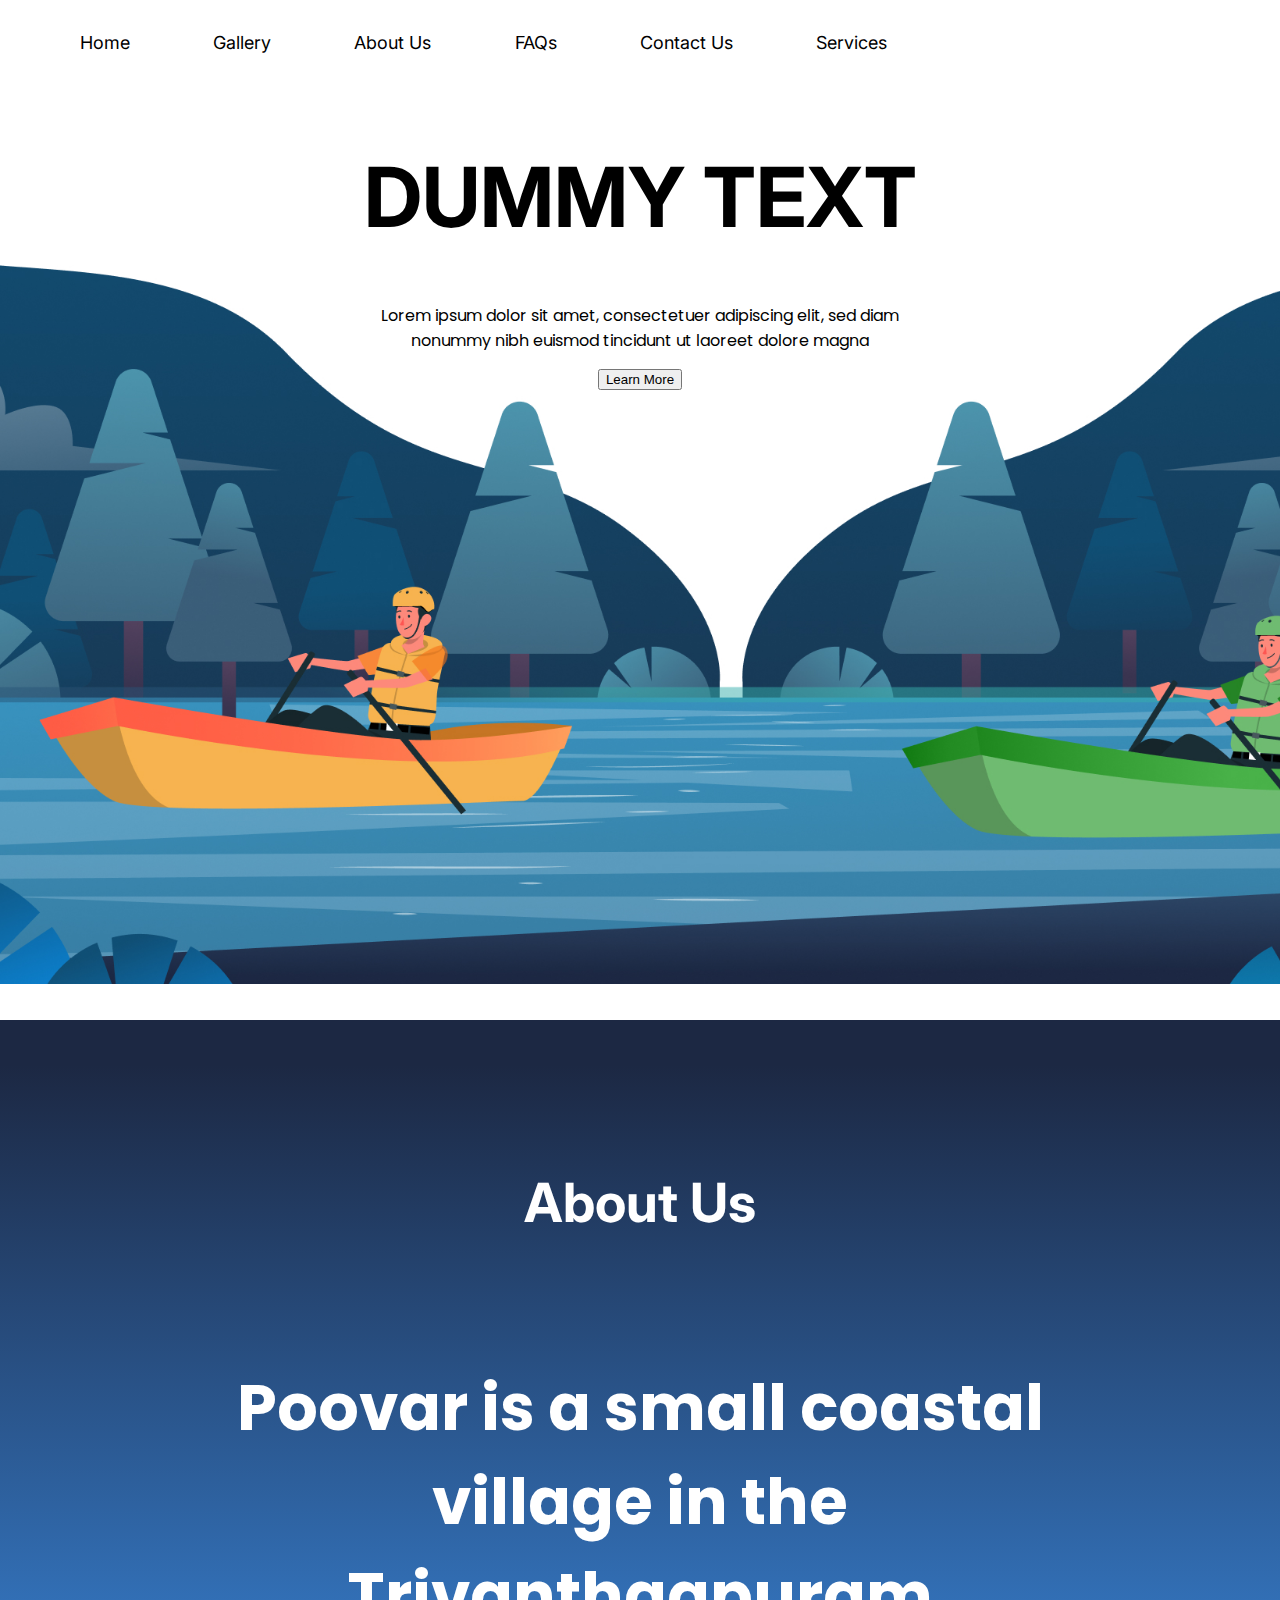
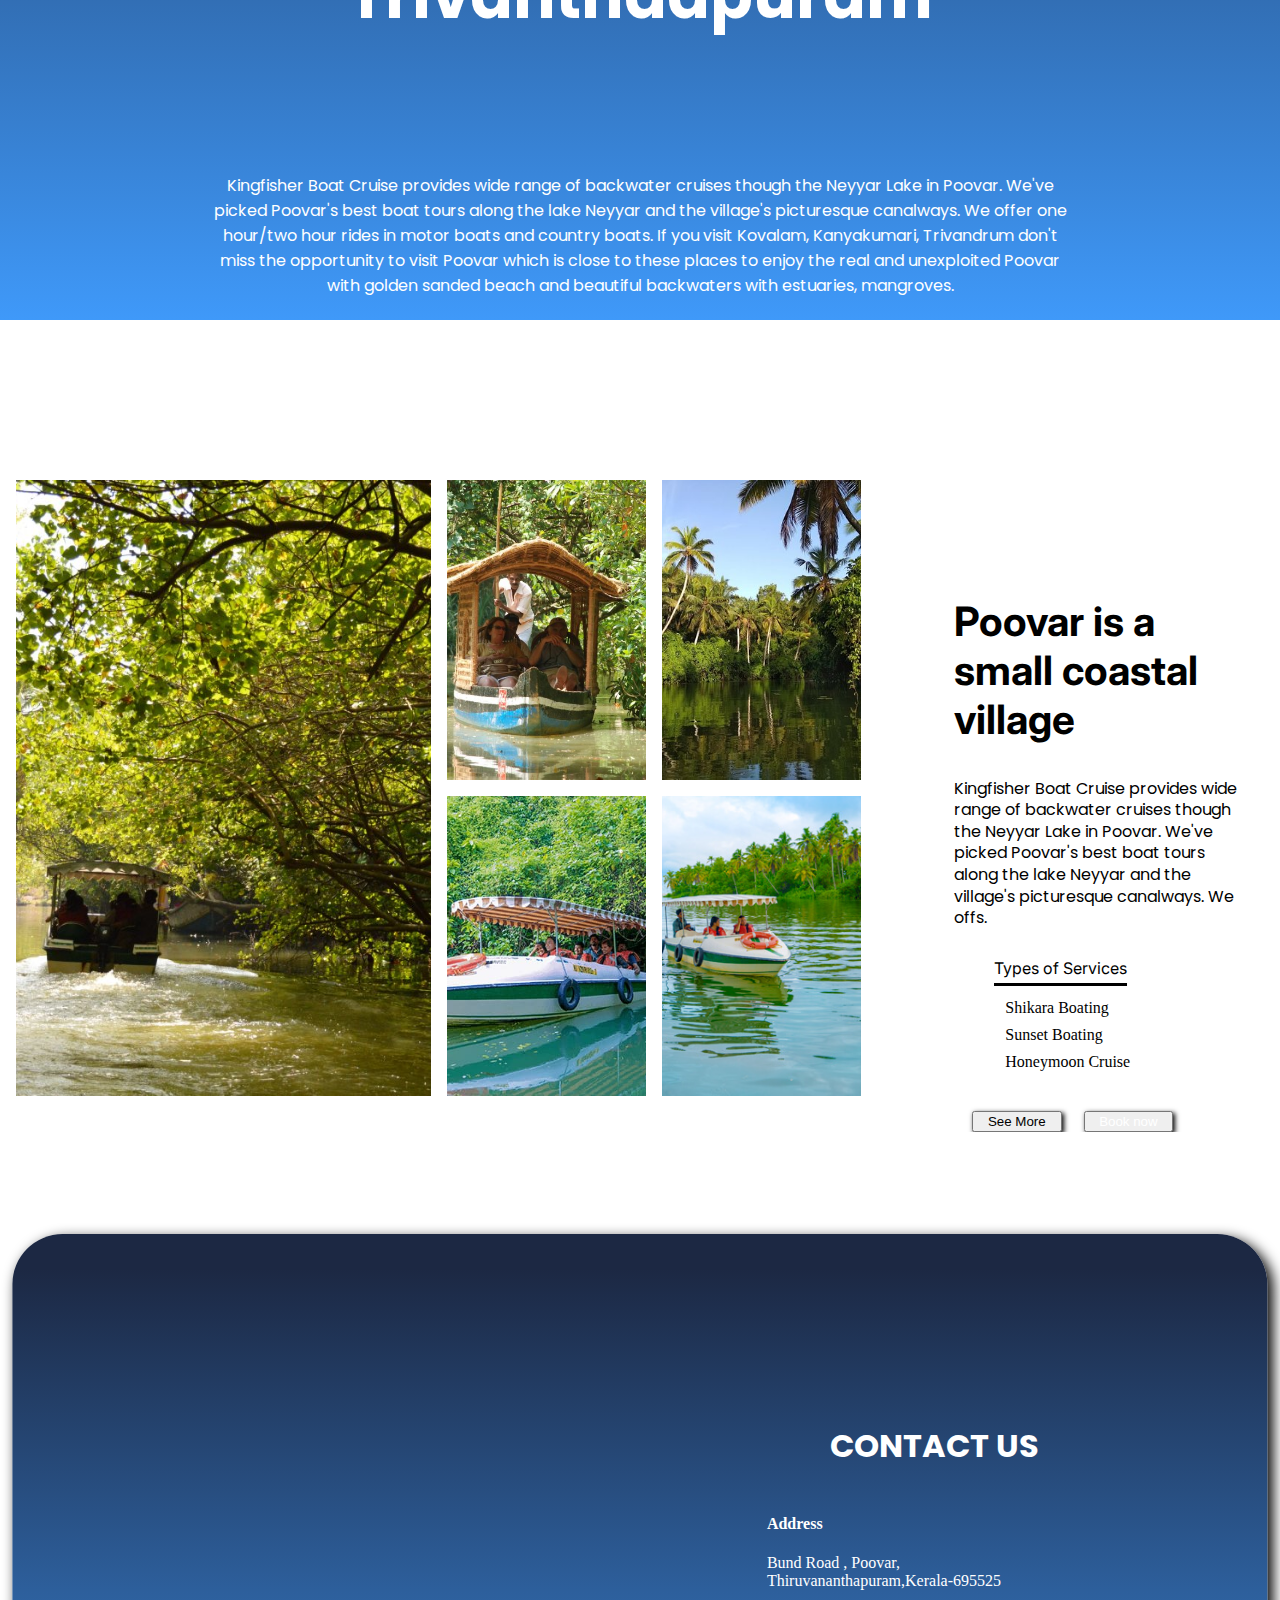
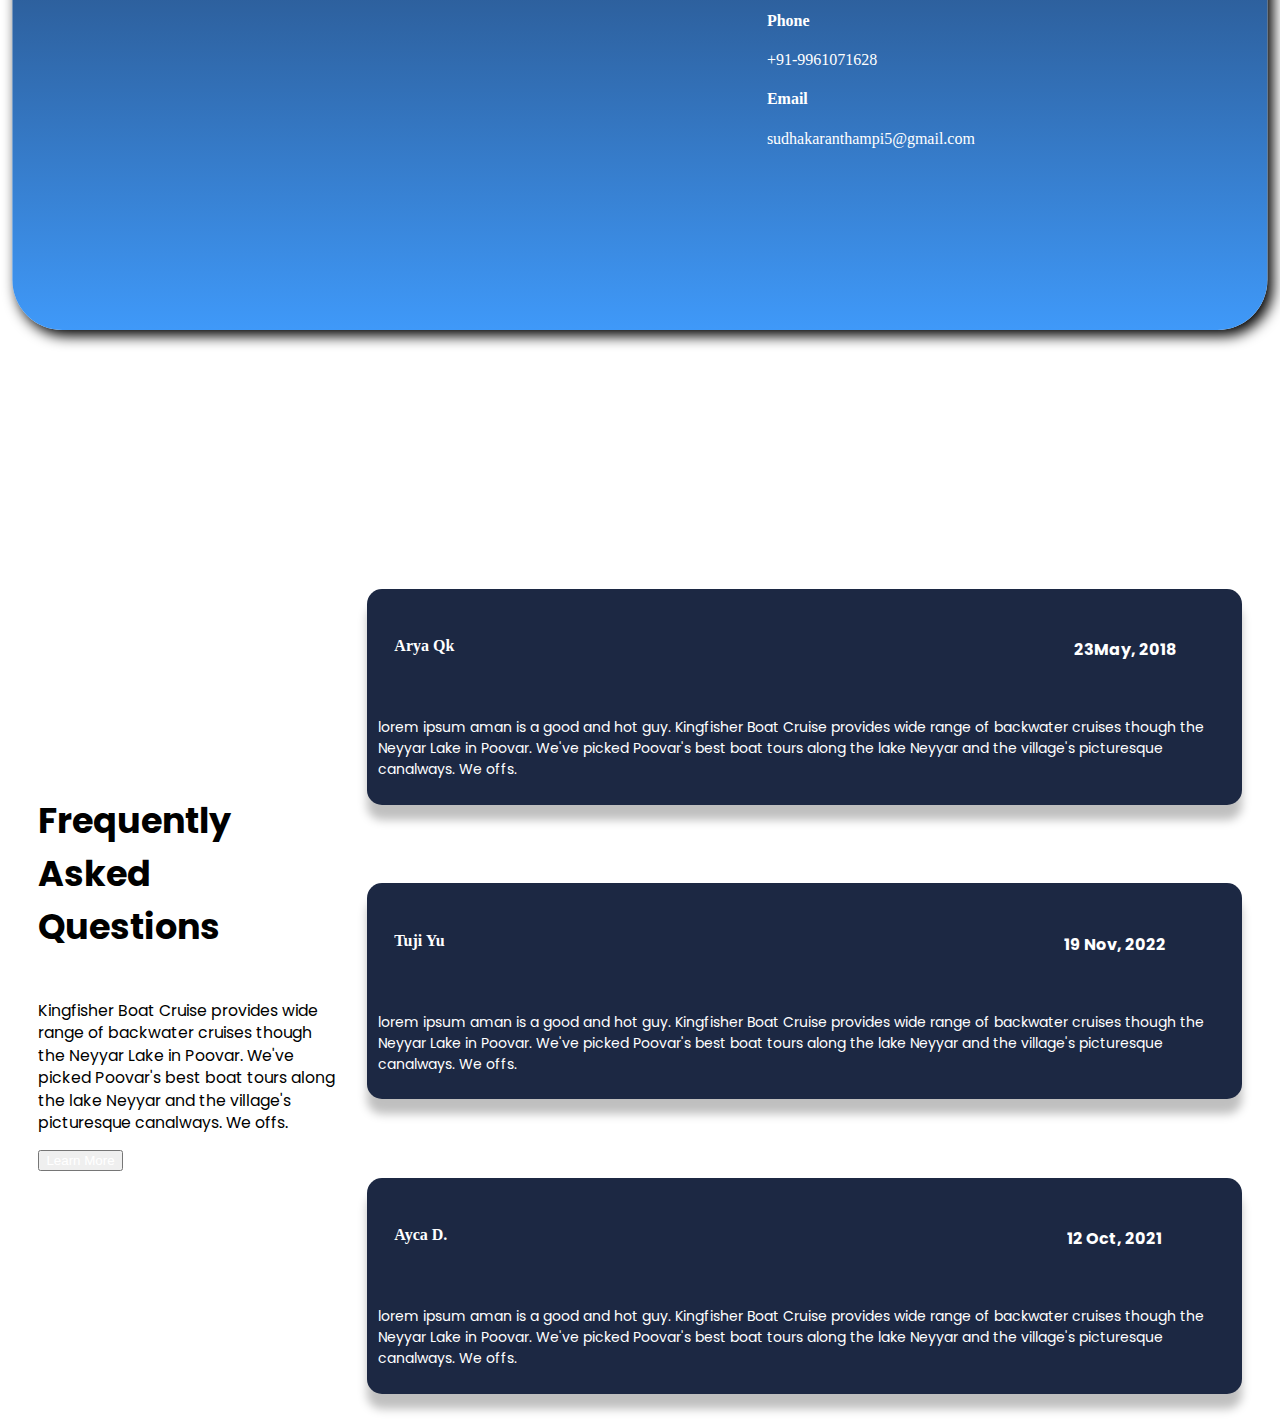
<file: index.html>
<html lang="en">
<head>
    <meta charset="UTF-8">
    <meta name="viewport" content="width=device-width, initial-scale=1.0">
    <title>Tajboat-website</title>
    <link href="https://cdn.jsdelivr.net/npm/bootstrap@5.3.0-alpha1/dist/css/bootstrap.min.css" rel="stylesheet" integrity="sha384-GLhlTQ8iRABdZLl6O3oVMWSktQOp6b7In1Zl3/Jr59b6EGGoI1aFkw7cmDA6j6gD" crossorigin="anonymous">
    <meta charset="utf-8">
    <link rel="stylesheet" href="index.css">
</head>
<body>
     <!--NAVBAR-->    
     <nav class="navbar">
      <a href="#" class="toggle-button">
        <span class="bar"></span>
        <span class="bar"></span>
        <span class="bar"></span>
      </a>
      <div id="brand"><a href="#intro">Tajboat-Website</a></div>
      <div class="navbar-links">
        <ul>
          <li><a href="#intro">Home</a></li>
          <li><a href="#gallery">Gallery</a></li>
           <li><a href="#aboutus">About Us</a></li>
           <li id="hide"><a href="#faq">FAQs</a></li>
           <li id="hidden"><a href="faqmobile.html">FAQs</a></li>
           <li><a href="#contact">Contact Us</a></li>
           <li><a href="service.html">Services</a></li>
          </ul> 
         
      </div>
    </nav> 
   
     <section>
    
        <!--Boat-Home--> 
     
      <div class="container" id="intro">
        <div class="set">
        <h1>DUMMY TEXT</h1>
        <p>Lorem ipsum dolor sit amet, consectetuer adipiscing elit, sed diam nonummy nibh euismod tincidunt ut laoreet dolore magna </p>
        <button type="button" class="btn btn-primary">Learn More</button>
      </div>
    </div>
  
     </section>

    <!--ABOUT-US-->    

    <article>
      <div class="about" id="aboutus">
        <h1>About Us</h1> 
        <h3>Poovar is a small coastal village in the Trivanthaapuram
        </h3>
      </div>
      <div>
        <p>Kingfisher Boat Cruise provides wide range of backwater cruises though the Neyyar Lake in Poovar. We've picked Poovar's best boat tours along the lake Neyyar and the village's picturesque canalways. We offer one hour/two hour rides in motor boats and country boats. 
          If you visit Kovalam, Kanyakumari, Trivandrum don't miss the opportunity to visit Poovar which is close to these places to enjoy the real and unexploited Poovar with golden sanded beach and beautiful backwaters with estuaries, mangroves.
        </p>
      </div>      
    </article>
    
    <!--IMAGE-SECTION-->
    <div class="flex-section" id="gallery"> 
        <div class="image-grid">
	    	<img class="image-grid-col-2 image-grid-row-2" src="img4.jpg" alt="Boating-Images">
	    	<img src="img2.jpeg" alt="Boating-Images">
	    	<img src="img3.jpg" alt="Boating-Images">
	    	<img src="img1.jpg" alt="Boating-Images">
        <img src="img13.jpg" alt="Boating-Images">
	    </div>

    
        <div class="img-cont">
          <div class="top">
            <h2>Poovar is a small coastal village</h2>
          </div>
          <p>
            Kingfisher Boat Cruise provides wide range of backwater cruises though the Neyyar Lake in Poovar. We've picked Poovar's best boat tours along the lake Neyyar and the village's picturesque canalways. We offs.
          </p>
          <ul>Types of Services</ul>
           <li>Shikara Boating</li>
           <li>Sunset Boating</li>
           <li>Honeymoon Cruise</li> 
            <button type="button" class="btn btn-light bt-shadow" ><a href="gallery.html" id="t-b">See More</a></button>
            <button type="button" class="btn btn-primary bt-shadow" ><a href="service.html" id="t-w">Book now</a></button>
        </div>    
    </div>

 <!--ADDRESS SECTION-->
  <div class="add-field">
    <div class="add-sec" id="contact">
        <div class="block">
          <iframe src="https://www.google.com/maps/embed?pb=!1m18!1m12!1m3!1d3947.7958353531985!2d77.07554789999999!3d8.3230759!2m3!1f0!2f0!3f0!3m2!1i1024!2i768!4f13.1!3m3!1m2!1s0x3b05a90c215fa469%3A0x2b6fc66679afe1bd!2sBund%20Rd%2C%20Poovar%2C%20Kerala!5e0!3m2!1sen!2sin!4v1675494349144!5m2!1sen!2sin" width="600" height="450" style="border:0;" allowfullscreen="" loading="lazy" referrerpolicy="no-referrer-when-downgrade"></iframe>
              <div class="content">
                     <h1>CONTACT US</h1>
                     <h4>Address</h4>
                     <p>Bund Road , Poovar, Thiruvananthapuram,Kerala-695525</p>
                     <h4>Phone</h4>
                     <p>+91-9961071628</p>
                     <h4>Email</h4>
                     <p> sudhakaranthampi5@gmail.com</p>
              </div>
        </div>
    </div>
  </div>
  
     <!-- FAQ -->
   <div class="faq-sec" id="faq">
      <div class="flex">
       <div class="left">
           <h4>Frequently Asked Questions</h4> 
           <p>Kingfisher Boat Cruise provides wide range of backwater cruises though the Neyyar Lake in Poovar. We've picked Poovar's best boat tours along the lake Neyyar and the village's picturesque canalways. We offs.</p>
           <button type="button" class="btn btn-primary"><a href="faqmobile.html" class="faq-button">Learn More</a></button>
          </div>
       
        
        <div class="right">
          <div class="faqs">
            <div class="head">
               <div class="heading">
                <h4>Arya Qk </h4>
               </div>
                <div class="date">
                  <h4>23May, 2018</h4>
                </div>
            </div>
            <div class="cont">
              <p>lorem ipsum aman is a good and hot guy. Kingfisher Boat Cruise provides wide range of backwater cruises though the Neyyar Lake in Poovar. We've picked Poovar's best boat tours along the lake Neyyar and the village's picturesque canalways. We offs.</p>
            </div>
          </div> 
         
          <div class="faqs">
             <div class="head">
               <div class="heading">
                <h4>Tuji Yu</h4>
               </div>
                <div class="date">
                  <h4>19 Nov, 2022</h4>
                </div>
            </div>
            <div class="cont">
              <p>lorem ipsum aman is a good and hot guy. Kingfisher Boat Cruise provides wide range of backwater cruises though the Neyyar Lake in Poovar. We've picked Poovar's best boat tours along the lake Neyyar and the village's picturesque canalways. We offs.</p>
            </div>
        </div>

        <div class="faqs" id="last">
          <div class="head">
            <div class="heading">
             <h4>Ayca D.</h4>
            </div>
             <div class="date">
               <h4>12 Oct, 2021</h4>
             </div>
         </div>
         <div class="cont">
           <p>lorem ipsum aman is a good and hot guy. Kingfisher Boat Cruise provides wide range of backwater cruises though the Neyyar Lake in Poovar. We've picked Poovar's best boat tours along the lake Neyyar and the village's picturesque canalways. We offs.</p>
         </div>
     </div>

        </div>

     </div>
    </div> 
    <script src="index.js"></script>
</body>
</html>
</file>
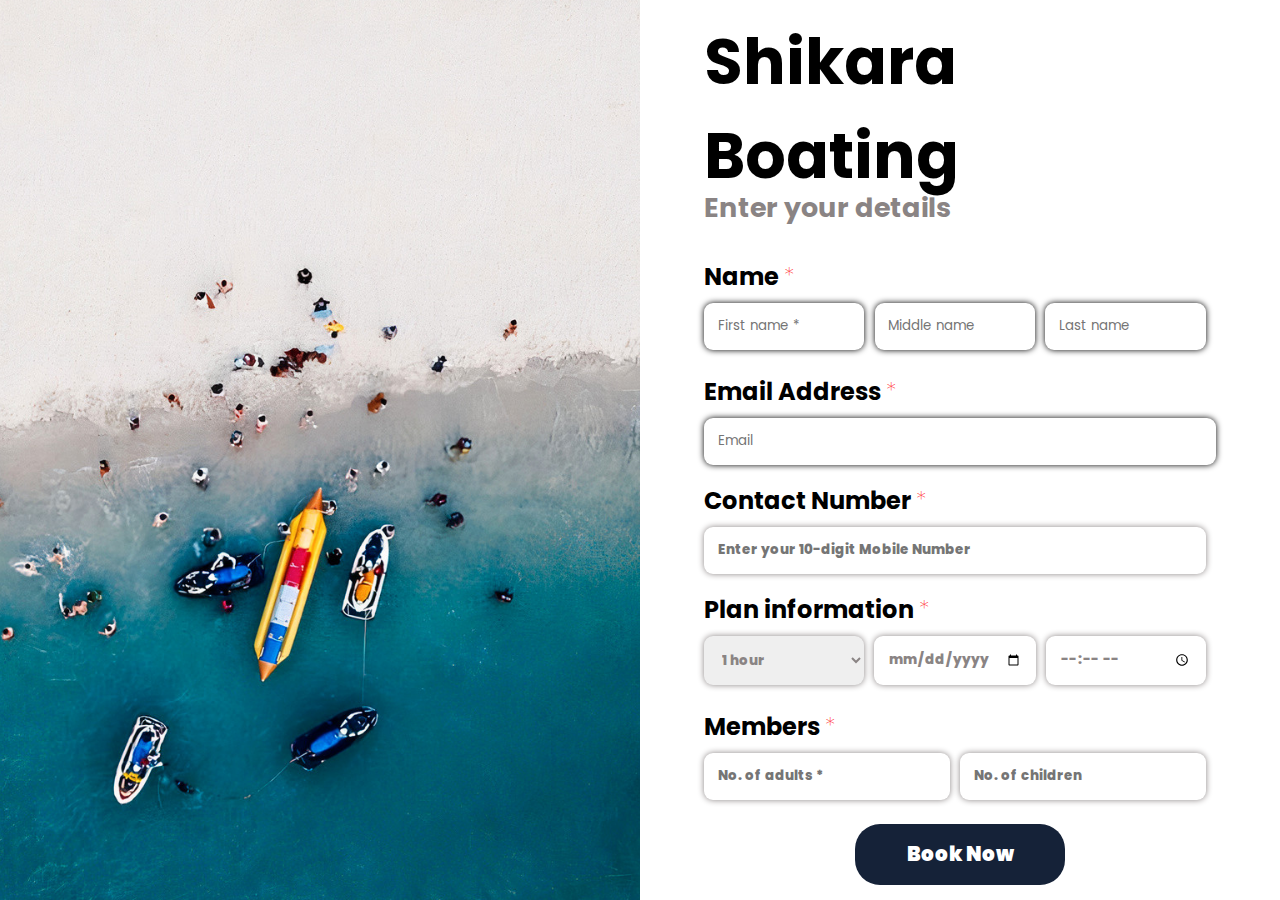
<file: booking.html>
<!DOCTYPE html>
<html lang="en">
<head>
    <meta charset="UTF-8">
    <meta http-equiv="X-UA-Compatible" content="IE=edge">
    <meta name="viewport" content="width=device-width, initial-scale=1.0">
    <link rel="stylesheet" href="style.css">
    <title>Booking Form</title>
    
</head>

<body>
    <section>
        <div class='imgbx'>
            <img class="form-img" src="Book Boat.png" alt="Boat photo">  
        </div>
        <div class='contentbx'>
            <div class='formbx'>
                <div class='field email-form'>
                    <form action="" method="POST">
                        <div class="head">
                            <span>
                                <p id="boat-name">Shikara Boating</p>
                                <p id="details">Enter your details</p>
                            </span>
                        </div>
                       
                </form>
                </div>
                <form class="booking-details">
                    
                    <!-- Name fields -->
                    <label for="name">
                        <h2> Name <span style="color: red; font-weight: 100;">*</span></h2>
                    </label>
                    <div class='field' id="name-fields">   
                        <input type= 'text' class="inputbx label_name" id="name" name = "name" placeholder= "First name *" required />
                        <input type= 'text' class="inputbx label_name" placeholder= "Middle name" />
                        <input type= 'text' class="inputbx label_name" placeholder= "Last name" />
                    </div>
                    <div id="name-error" class="error"></div> 

                    <!-- Email fields -->
                    <label for="email">
                        <h2>Email Address <span style="color: red; font-weight: 100;">*</span></h2>
                    </label>
                    <div class="verify-email">
                    <input type= 'email' class="inputbx label_name" id='email' name='email' placeholder="Email" required>
                    </div> 
            

                    <!-- Contact Number -->
                    <label>
                        <h2> Contact Number <span style="color: red; font-weight: 100;">*</span></h2>
                    </label>
                    <div class='field'>
                        <input type ='tel' name="cnum" class="label-name inputbx" placeholder="Enter your 10-digit Mobile Number "  pattern="[0-9]{10}" required>
                    </div>



                    <!-- Plan Information fields -->
                    
                    <label>
                        <h2>Plan information <span style="color: red; font-weight: 100;">*</span></h2>
                   </label>                    
                    <div class='field' >
                        <label for="duration" hidden></label>
                        <select id="duration" name="duration" class="inputbx label-name" required>
                            <!-- <option hidden>Duration time</option> -->
                            <option value="1">1 hour</option>
                            <option value="1.5">1.5 hour</option>
                        </select>
                         
                        <label for="date" hidden>Date:</label>
                        <input type="date" ṇame="date" id="date" class="inputbx label-name" placeholder="Date" required>
                        <input type="time" ṇame="time" class="inputbx label-name" placeholder="Time" required>
                    </div>
                        <div id="date-error" class="error"></div>     <!--For showing error message of date field -->



                    <!-- Members fields -->
                    <div>
                        <label>
                            <h2>Members <span style="color: red; font-weight: 100;">*</span></h2>
                        </label>
                    </div>
                    <div class='field'>
                        <label for="adults" hidden></label>
                        <input type="number" id="adults" name="adults" min='1' placeholder="No. of adults *" class="inputbx label-name" required>
                        <input name="Children" id="" min='0' placeholder="No. of children " class="inputbx label-name">
                    </div>
                    <p id="adults-error" class="error"></p>

                    <div class="btn-flex">
                        <button class="btn" type="submit" value="" >Book Now</button>
                    </div>
                </form>
                
                </div>
        </div>
        </div>
    </section>

    <script src="bookingForm.js"></script>
</body>
</html>
</file>
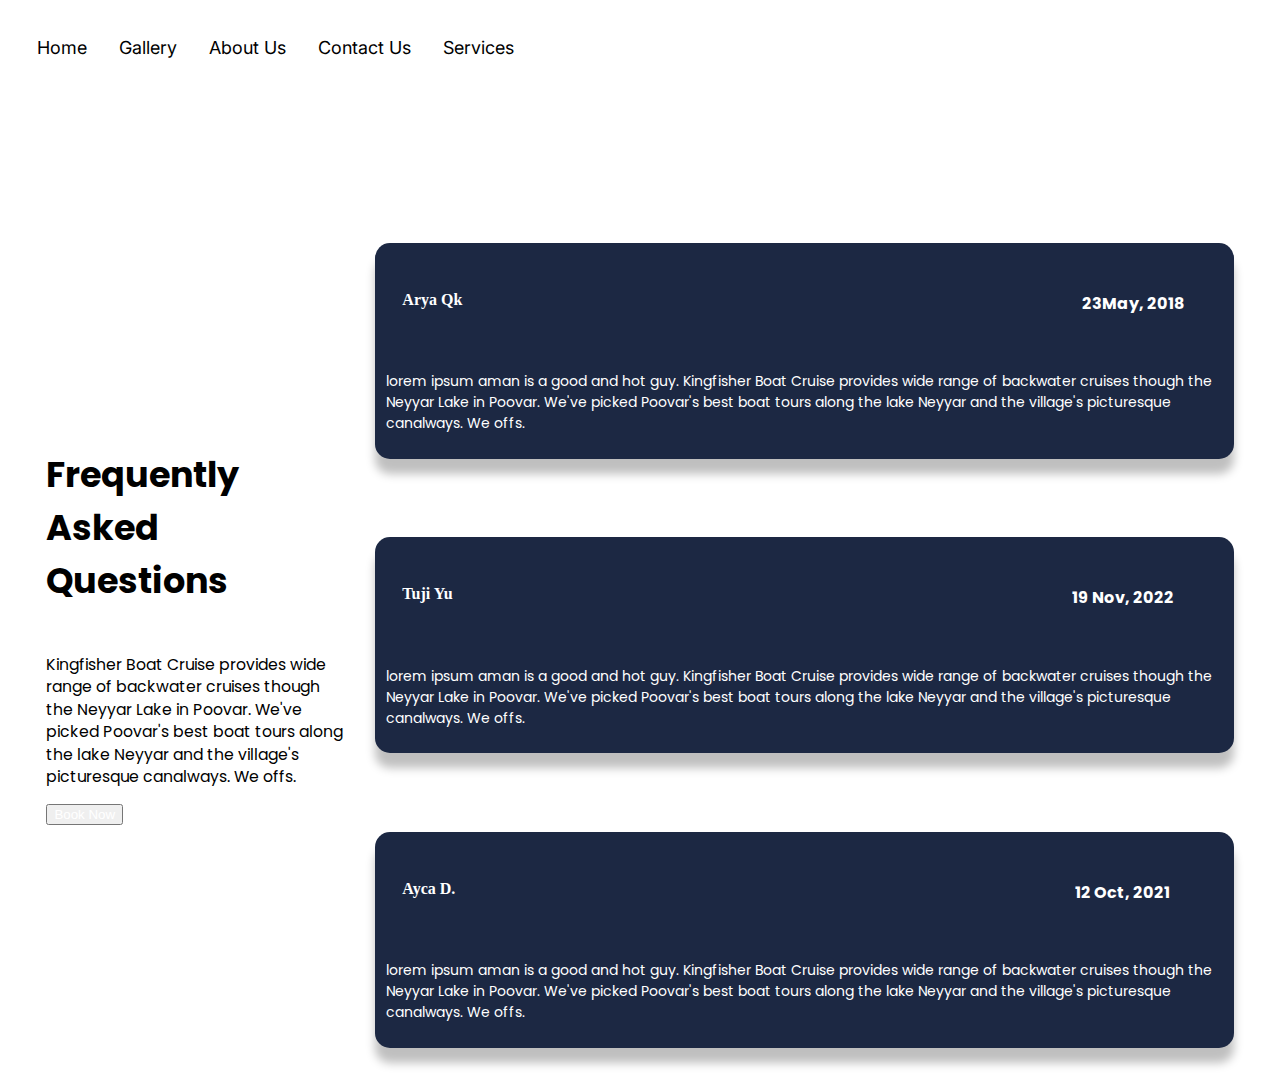
<file: faqmobile.html>
<!DOCTYPE html>
<html lang="en">
<head>
    <meta charset="UTF-8">
    <link href="https://cdn.jsdelivr.net/npm/bootstrap@5.3.0-alpha1/dist/css/bootstrap.min.css" rel="stylesheet" integrity="sha384-GLhlTQ8iRABdZLl6O3oVMWSktQOp6b7In1Zl3/Jr59b6EGGoI1aFkw7cmDA6j6gD" crossorigin="anonymous">
    <meta http-equiv="X-UA-Compatible" content="IE=edge">
    <meta name="viewport" content="width=device-width, initial-scale=1.0">
    <title>Document</title>
    <link rel="stylesheet" href="faqcsss.css">
</head>
<body>
  
     <!--NAVBAR-->
     <nav class="navbar">
        <a href="#" class="toggle-button">
          <span class="bar"></span>
          <span class="bar"></span>
          <span class="bar"></span>
        </a>
        <div id="brand"><a href="index.html">Tajboat-Website</a></div>
        <div class="navbar-links">
          <ul>
            <li><a href="index.html">Home</a></li>
            <li><a href="gallery.html">Gallery</a></li>
             <li><a href="index.html">About Us</a></li>
             <li><a href="index.html">Contact Us</a></li>
             <li><a href="service.html">Services</a></li>
            </ul> 
           
        </div>
      </nav> 

     <!--FAQ-SECTION-->
    <div class="faq-sec" id="faq">
        <div class="flex">
         <div class="left">
             <h4>Frequently Asked Questions</h4> 
             <p>Kingfisher Boat Cruise provides wide range of backwater cruises though the Neyyar Lake in Poovar. We've picked Poovar's best boat tours along the lake Neyyar and the village's picturesque canalways. We offs.</p>
             <button type="button" class="btn btn-primary"><a href="service.html">Book Now</a></button>
            </div>
         
          
          <div class="right">
            <div class="faqs">
              <div class="head">
                 <div class="heading">
                  <h4>Arya Qk </h4>
                 </div>
                  <div class="date">
                    <h4>23May, 2018</h4>
                  </div>
              </div>
              <div class="cont">
                <p>lorem ipsum aman is a good and hot guy. Kingfisher Boat Cruise provides wide range of backwater cruises though the Neyyar Lake in Poovar. We've picked Poovar's best boat tours along the lake Neyyar and the village's picturesque canalways. We offs.</p>
              </div>
            </div> 
           
            <div class="faqs">
               <div class="head">
                 <div class="heading">
                  <h4>Tuji Yu</h4>
                 </div>
                  <div class="date">
                    <h4>19 Nov, 2022</h4>
                  </div>
              </div>
              <div class="cont">
                <p>lorem ipsum aman is a good and hot guy. Kingfisher Boat Cruise provides wide range of backwater cruises though the Neyyar Lake in Poovar. We've picked Poovar's best boat tours along the lake Neyyar and the village's picturesque canalways. We offs.</p>
              </div>
          </div>
  
          <div class="faqs" id="last">
            <div class="head">
              <div class="heading">
               <h4>Ayca D.</h4>
              </div>
               <div class="date">
                 <h4>12 Oct, 2021</h4>
               </div>
           </div>
           <div class="cont">
             <p>lorem ipsum aman is a good and hot guy. Kingfisher Boat Cruise provides wide range of backwater cruises though the Neyyar Lake in Poovar. We've picked Poovar's best boat tours along the lake Neyyar and the village's picturesque canalways. We offs.</p>
           </div>
       </div>
    </div> 

    <script src="index.js"></script>
</body>
</html>
</file>
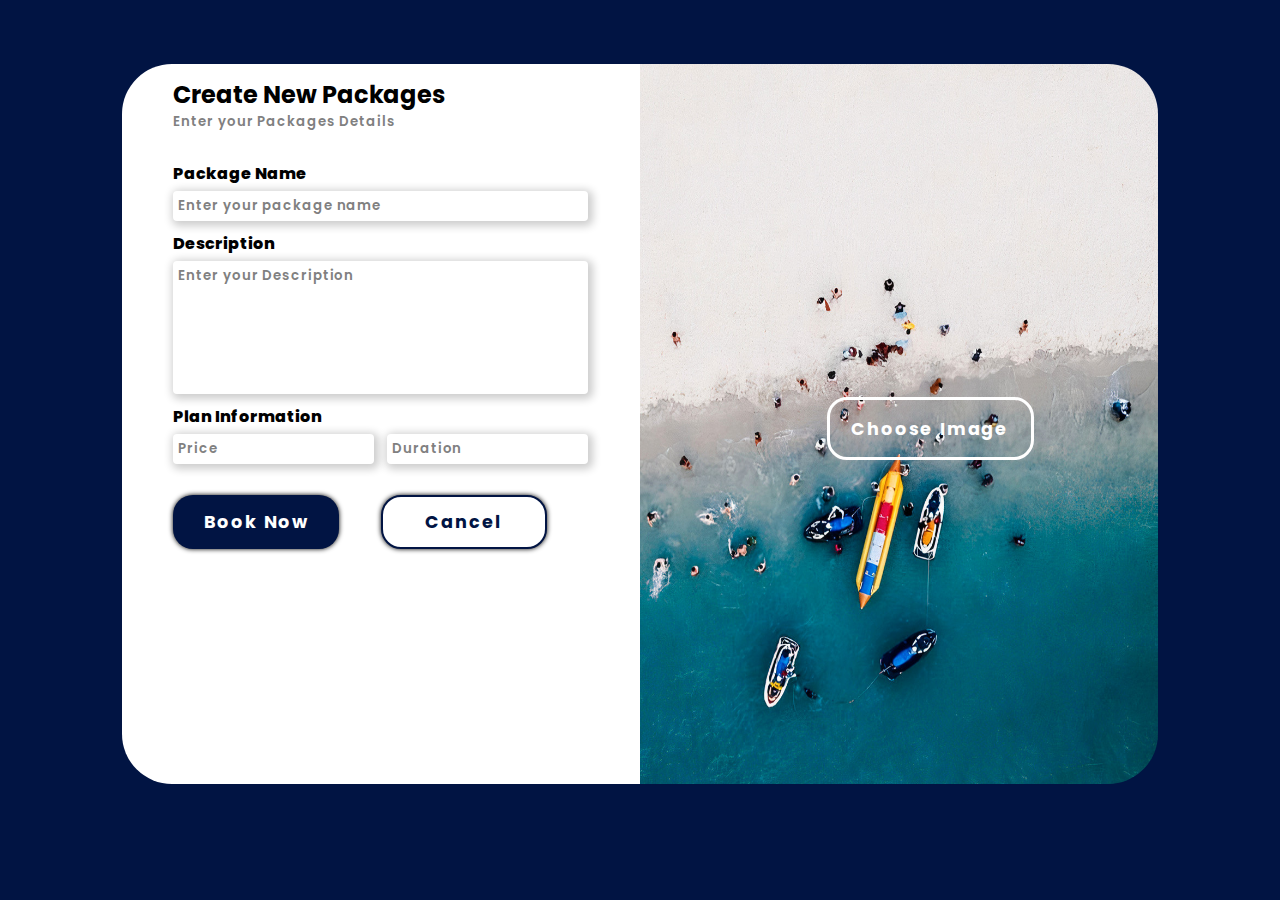
<file: index_create.html>
<!DOCTYPE html>
<html lang="en">
<head>
    <meta charset="UTF-8">
    <meta http-equiv="X-UA-Compatible" content="IE=edge">
    <meta name="viewport" content="width=device-width, initial-scale=1.0">
    <link rel="stylesheet" href="style_create.css">
    <title>Create Package</title>
</head>
<body>
<div class="container">
    <div class="signup-box">
        <div class="col-1">
                <div class="header">
                <h2>Create New Packages</h2>
                <h5>Enter your Packages Details</h5>
            </div>
            
            <form class="detail_fields" action="index_res.html">
                <label class="fields">Package Name</label>
                <input type="text " placeholder="Enter your package name" class="input-field ">

                <label class="fields">Description</label>
                <input type="text" aria-rowspan="5" aria-colspan="17" placeholder="Enter your Description" class="input-field des_field">

                <label class="fields">Plan Information</label>
                <span class="input_span">
                    <input type="text" placeholder="Price" class="input-field price_field">
                    <input type="text"  placeholder="Duration" class="input-field duration_field">
                </span>
                <span class="btn_span">
                    <button class="btn-1" type="submit">Book Now</button>
                    <button class="btn-2" type="reset">Cancel</button>
                </span>
                 
            </form>
            
        </div>
        
        <div class="col-2">
            <img src="Book Boat.png">
            
        </div>
        <button class="img_btn" type="submit">Choose Image</button>
    </div>
</div>
</body>
</html>
</file>
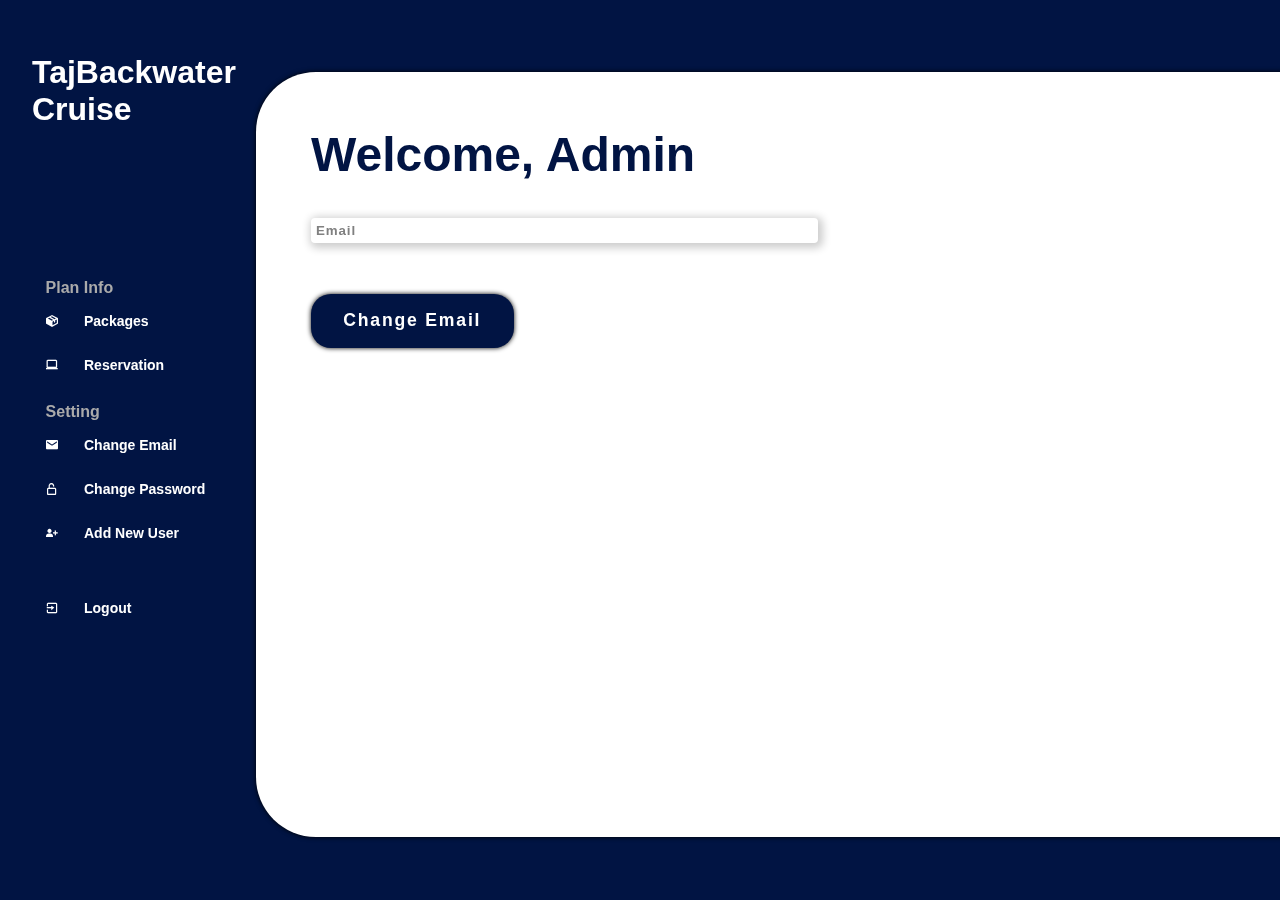
<file: index_email.html>
<!DOCTYPE html>
<html lang="en">
<head>
    <meta charset="UTF-8">
    <meta http-equiv="X-UA-Compatible" content="IE=edge">
    <meta name="viewport" content="width=device-width, initial-scale=1.0">
    <link href='https://unpkg.com/boxicons@2.0.9/css/boxicons.min.css' rel='stylesheet'>
    <title>Shikara Boating</title>
    <link rel="stylesheet" href="style_dash.css">
    <link rel="stylesheet" href="style_email.css">
</head>
<body>
    
    <!--SIDEBAR-->
    <section id="sidebar">
      <a href="index.html" class="brand">TajBackwater Cruise</a>
      <ul class="side-menu">
          <li class="divider">Plan Info</li>
          <li><a href="index.html"><i class='bx bxs-package icon'></i><b>Packages</b></a>
          </li>
          <li><a href="index_res.html"><i class='bx bx-laptop icon'></i><b>Reservation</b></a></li>
          <li class="divider">Setting</li>
          <li><a href="index_email.html"><i class='bx bxs-envelope icon'></i><b>Change Email</b></a></li>
          <li><a href="index_password.html"><i class='bx bx-lock-open-alt icon'></i><b>Change Password</b></a></li>
          <li><a href=""><i class='bx bxs-user-plus icon'></i><b>Add New User</b></a></li>
          <li class="dvd"><a href="index_login.html"><i class='bx bx-exit icon'></i><b>Logout</b></a></li>
      </ul>
    </section>
        <!--SIDEBAR-->
        <!--MAIN-->
        <div class="center">
        <section>
        <main>
            
            <h1 class="title"><b>Welcome</b>, Admin</h1>
            <form action="index.html" >
              <input type="email" name="" id="" class="input-field" placeholder="Email" required >
              <button type="submit" class="btn-1">Change Email</button>
            </form>
    </section></div>
</body>
</html>
</file>
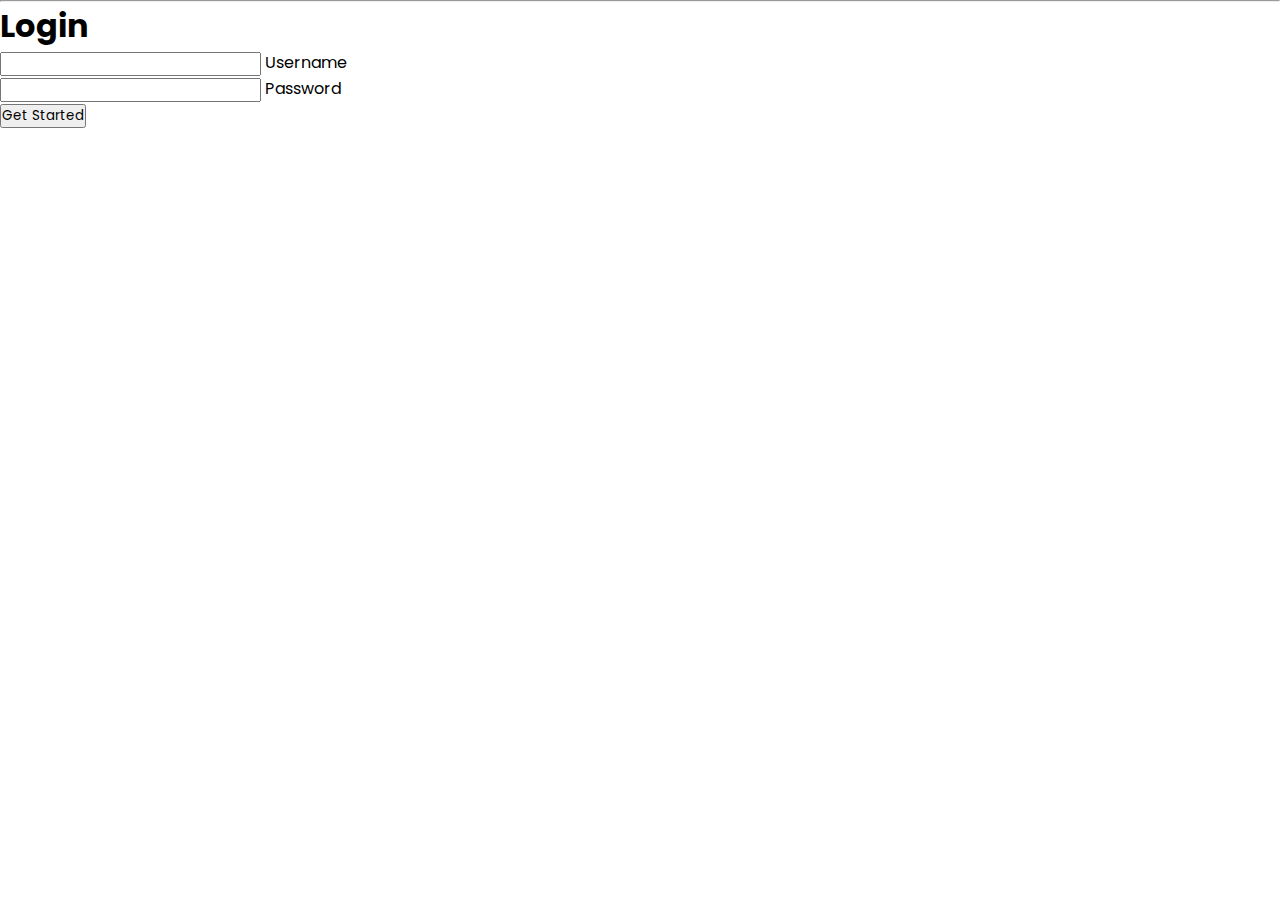
<file: index_login.html>
<!DOCTYPE html>
<html lang="en">
<head>
    <meta charset="UTF-8">
    <meta name="viewport" content="width=device-width, initial-scale=1.0">
    <title>Shikara Boating</title>
    <link rel="stylesheet" href="./style.css">
</head>
<body>
    <div class="center">
        <hr class="h">
        <h1>Login</h1>
        <form action="index.html">
            <div class="txt_field" >
                <input type="text" required>
                <span></span>
                <label>Username</label>
            </div>
            <div class="txt_field">
                <input type="password" required>
                <span></span>
                <label>Password</label>
            </div>
            <input type="submit" value="Get Started" >
        </form>
    </div>   
</body>
</html>
</file>
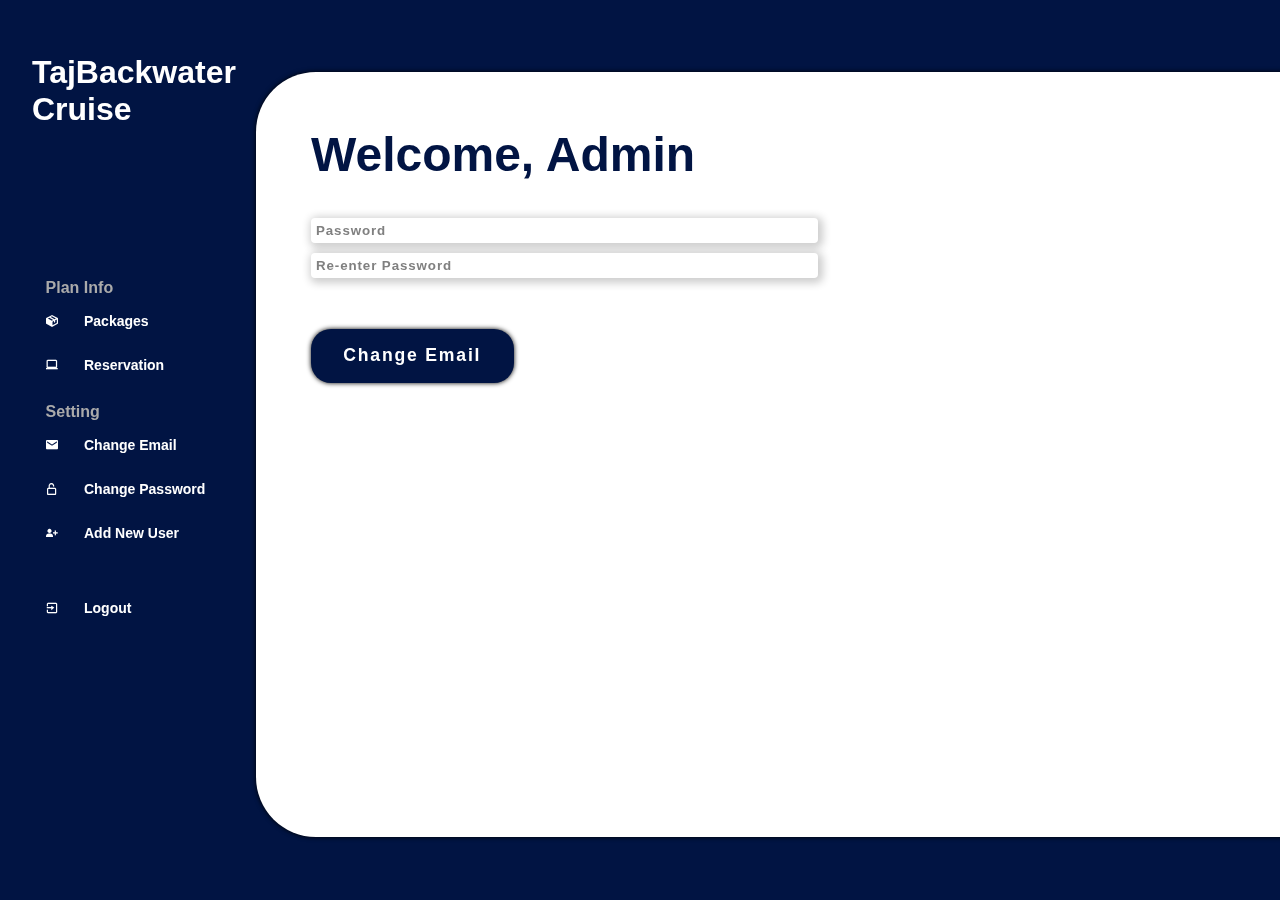
<file: index_password.html>
<!DOCTYPE html>
<html lang="en">
<head>
    <meta charset="UTF-8">
    <meta http-equiv="X-UA-Compatible" content="IE=edge">
    <meta name="viewport" content="width=device-width, initial-scale=1.0">
    <link href='https://unpkg.com/boxicons@2.0.9/css/boxicons.min.css' rel='stylesheet'>
    <title>Shikara Boating</title>
    <link rel="stylesheet" href="style_dash.css">
    <link rel="stylesheet" href="style_email.css">
</head>
<body>
    
    <!--SIDEBAR-->
    <section id="sidebar">
        <a href="index.html" class="brand">TajBackwater Cruise</a>
        <ul class="side-menu">
            <li class="divider">Plan Info</li>
            <li><a href="index.html"><i class='bx bxs-package icon'></i><b>Packages</b></a>
            </li>
            <li><a href="index_res.html"><i class='bx bx-laptop icon'></i><b>Reservation</b></a></li>
            <li class="divider">Setting</li>
            <li><a href="index_email.html"><i class='bx bxs-envelope icon'></i><b>Change Email</b></a></li>
            <li><a href="index_password.html"><i class='bx bx-lock-open-alt icon'></i><b>Change Password</b></a></li>
            <li><a href=""><i class='bx bxs-user-plus icon'></i><b>Add New User</b></a></li>
            <li class="dvd"><a href="index_login.html"><i class='bx bx-exit icon'></i><b>Logout</b></a></li>
        </ul>
    </section>
        <!--SIDEBAR-->
        <!--MAIN-->
        <div class="center">
        <section>
        <main>
            
            <h1 class="title"><b>Welcome</b>, Admin</h1>
            <form action="index.html" >
              <input type="password" name="" id="" class="input-field" placeholder="Password" required >
              <input type="password" name="" id="" class="input-field" placeholder="Re-enter Password" required >
              <button type="submit" class="btn-1">Change Email</button>
            </form>
    </section></div>
</body>
</html>
</file>
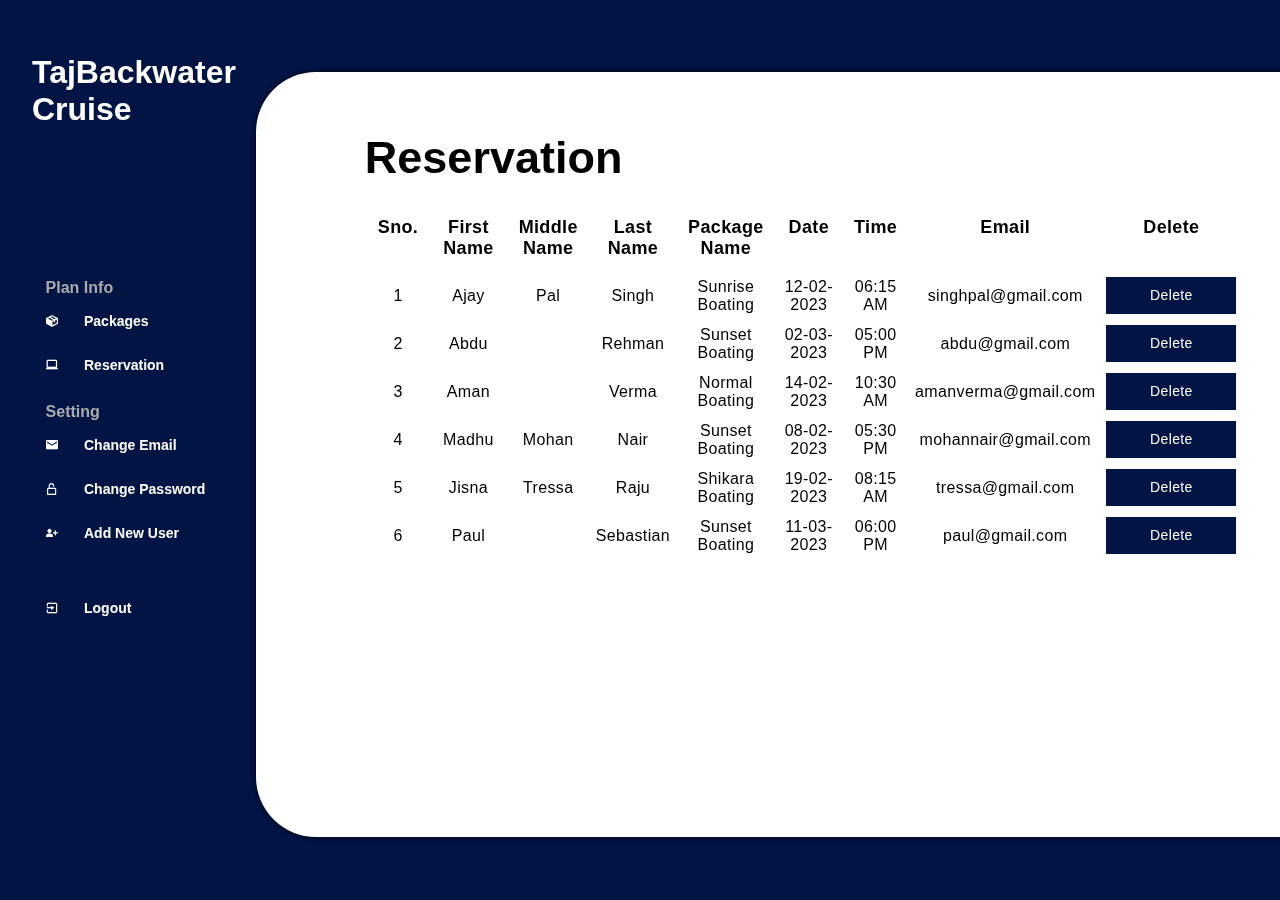
<file: index_res.html>
<!DOCTYPE html>
<html lang="en">
<head>
    <meta charset="UTF-8">
    <meta http-equiv="X-UA-Compatible" content="IE=edge">
    <meta name="viewport" content="width=device-width, initial-scale=1.0">
    <link href='https://unpkg.com/boxicons@2.0.9/css/boxicons.min.css' rel='stylesheet'>
    <title>Shikara Boating</title>
    <link rel="stylesheet" href="style_res.css">
</head>
<body>
    
    <!--SIDEBAR-->
    <section id="sidebar">
        <a href="index.html" class="brand">TajBackwater Cruise</a>
        <ul class="side-menu">
            <li class="divider">Plan Info</li>
            <li><a href="index.html"><i class='bx bxs-package icon'></i><b>Packages</b></a>
            </li>
            <li><a href="index_res.html"><i class='bx bx-laptop icon'></i><b>Reservation</b></a></li>
            <li class="divider">Setting</li>
            <li><a href="index_email.html"><i class='bx bxs-envelope icon'></i><b>Change Email</b></a></li>
            <li><a href="index_password.html"><i class='bx bx-lock-open-alt icon'></i><b>Change Password</b></a></li>
            <li><a href=""><i class='bx bxs-user-plus icon'></i><b>Add New User</b></a></li>
            <li class="dvd"><a href="index_login.html"><i class='bx bx-exit icon'></i><b>Logout</b></a></li>
        </ul>
    </section>
        <!--SIDEBAR-->
        <!--MAIN-->
        <div class="center">
            <section><b>
                <div class="table-container">
                    <h1 class="heading">Reservation</h1>
                <table class="table">
                    <thead>
                        <tr>
                            <th>Sno.</th>
                            <th>First Name</th>
                            <th>Middle Name</th>
                            <th>Last Name</th>
                            <th>Package Name</th>
                            <th>Date</th>
                            <th>Time</th>
                            <th>Email</th>
                            <th>Delete</th>
                        </tr>
                    </thead>
                    <tbody>
                        <tr>
                            <td data-label="Sno.">1</td>
                            <td data-label="First Name">Ajay</td>
                            <td data-label="Middle Name">Pal</td>
                            <td data-label="Last Name">Singh</td>
                            <td data-label="Package Name">Sunrise Boating</td>
                            <td data-label="Date">12-02-2023</td>
                            <td data-label="Time">06:15 AM</td>
                            <td data-label="Email">singhpal@gmail.com</td>
                            <td data-label="Delete"><a href="#" class="btn"> Delete</a></td>
                        </tr>
                        <tr>
                            <td data-label="Sno.">2</td>
                            <td data-label="First Name">Abdu</td>
                            <td data-label="Middle Name"></td>
                            <td data-label="Last Name">Rehman</td>
                            <td data-label="Package Name">Sunset Boating</td>
                            <td data-label="Date">02-03-2023</td>
                            <td data-label="Time">05:00 PM</td>
                            <td data-label="Email">abdu@gmail.com</td>
                            <td data-label="Delete"><a href="#" class="btn"> Delete</a></td>
                        </tr>
                        <tr>
                            <td data-label="Sno.">3</td>
                            <td data-label="First Name">Aman</td>
                            <td data-label="Middle Name"></td>
                            <td data-label="Last Name">Verma</td>
                            <td data-label="Package Name">Normal Boating</td>
                            <td data-label="Date">14-02-2023</td>
                            <td data-label="Time">10:30 AM</td>
                            <td data-label="Email">amanverma@gmail.com</td>
                            <td data-label="Delete"><a href="#" class="btn"> Delete</a></td>
                        </tr>
                        <tr>
                            <td data-label="Sno.">4</td>
                            <td data-label="First Name">Madhu</td>
                            <td data-label="Middle Name">Mohan</td>
                            <td data-label="Last Name">Nair</td>
                            <td data-label="Package Name">Sunset Boating</td>
                            <td data-label="Date">08-02-2023</td>
                            <td data-label="Time">05:30 PM</td>
                            <td data-label="Email">mohannair@gmail.com</td>
                            <td data-label="Delete"><a href="#" class="btn"> Delete</a></td>
                        </tr>
                        <tr>
                            <td data-label="Sno.">5</td>
                            <td data-label="First Name">Jisna</td>
                            <td data-label="Middle Name">Tressa</td>
                            <td data-label="Last Name">Raju</td>
                            <td data-label="Package Name">Shikara Boating</td>
                            <td data-label="Date">19-02-2023</td>
                            <td data-label="Time">08:15 AM</td>
                            <td data-label="Email">tressa@gmail.com</td>
                            <td data-label="Delete"><a href="#" class="btn"> Delete</a></td>
                        </tr>
                        <tr>
                            <td data-label="Sno.">6</td>
                            <td data-label="First Name">Paul</td>
                            <td data-label="Middle Name"></td>
                            <td data-label="Last Name">Sebastian</td>
                            <td data-label="Package Name">Sunset Boating</td>
                            <td data-label="Date">11-03-2023</td>
                            <td data-label="Time">06:00 PM</td>
                            <td data-label="Email">paul@gmail.com</td>
                            <td data-label="Delete"><a href="#" class="btn"> Delete</a></td>
                        </tr>
                    </tbody>
                </table>
            </div> </b>    
        <!--MAIN-->
    </section></div>
</body>
</html>
</file>
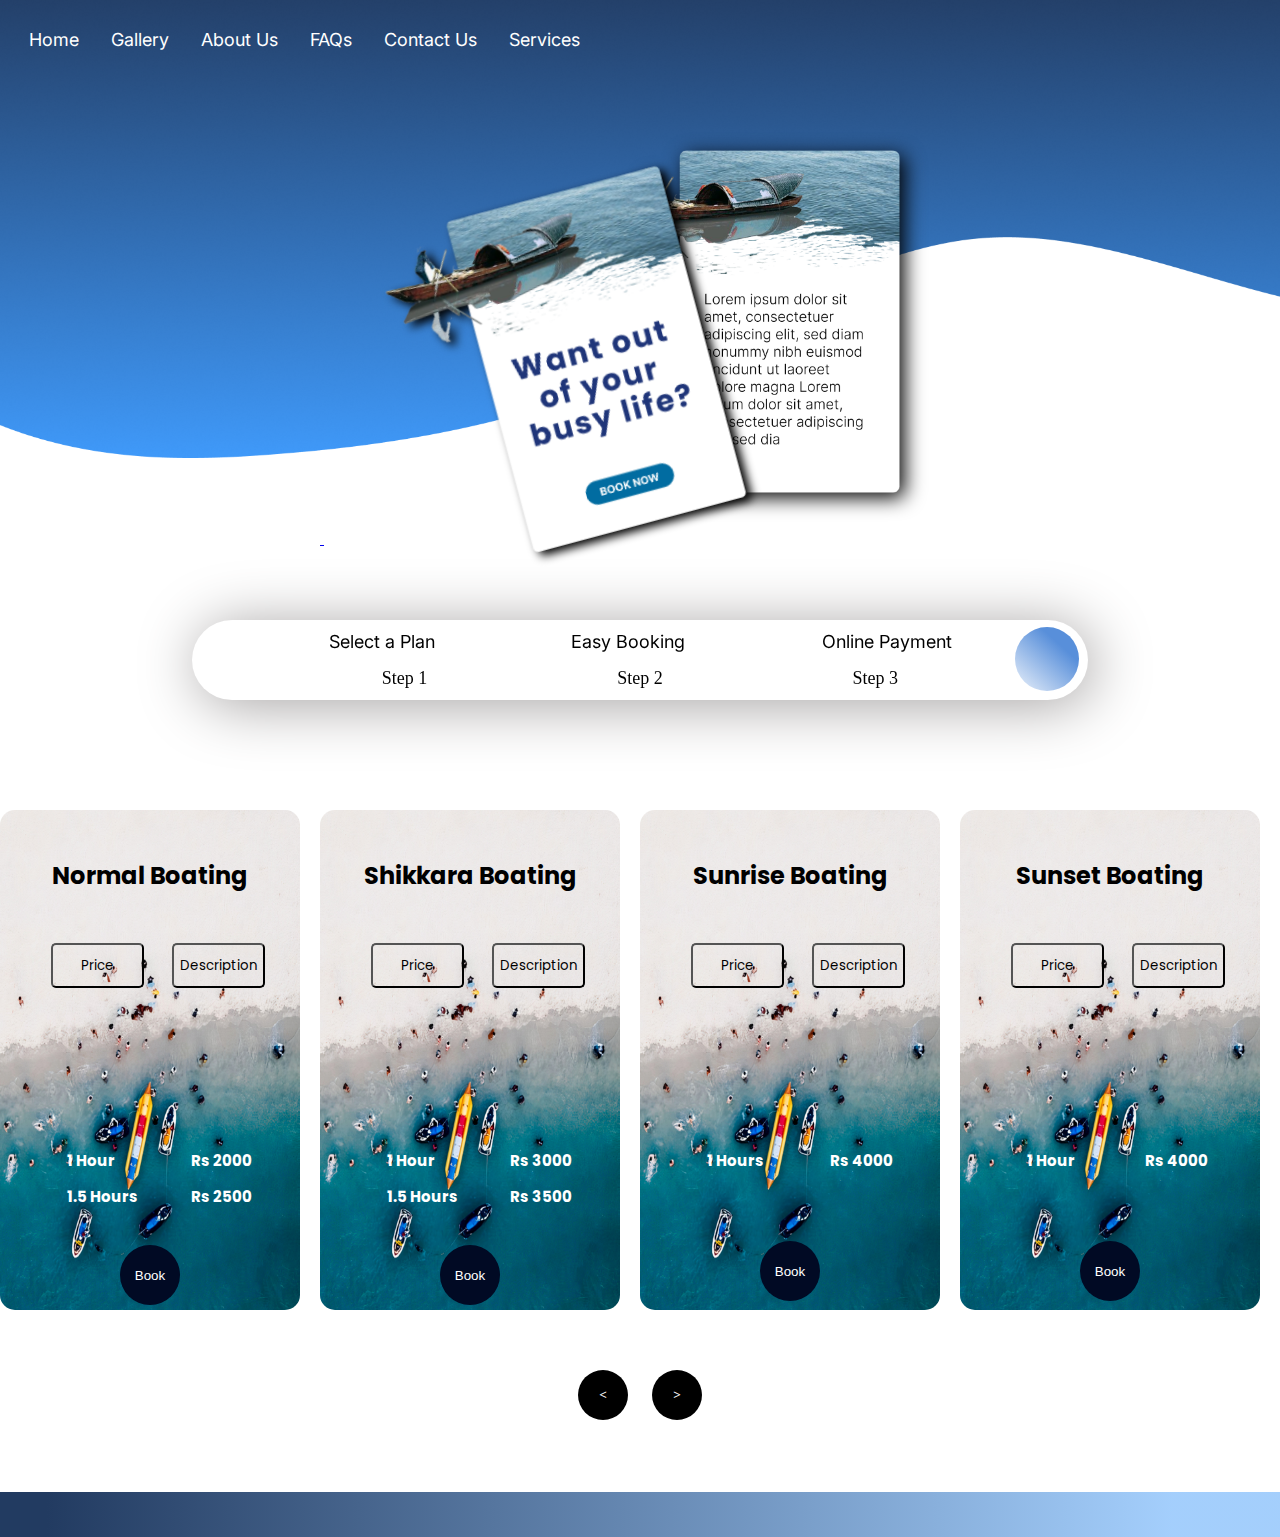
<file: service.html>
<!DOCTYPE html>
<html lang="en">
<head>
    <meta charset="UTF-8">
    <meta http-equiv="X-UA-Compatible" content="IE=edge">
    <meta name="viewport" content="width=device-width, initial-scale=1.0">
    <title>Services</title>
    <link rel="stylesheet" href="service.css">
</head>
<body>

 <section>
 
  <!--------Navbar------------>
  <nav class="navbar">
    <a href="#" class="toggle-button">
      <span class="bar1"></span>
      <span class="bar1"></span>
      <span class="bar1"></span>
    </a>
    <div id="brand"><a href="index.html">Tajboat-Website</a></div>
    <div class="navbar-links">
      <ul>
        <li><a href="index.html">Home</a></li>
        <li><a href="gallery.html">Gallery</a></li>
         <li><a href="index.html">About Us</a></li>
         <li id="hide"><a href="faqmobile.html">FAQs</a></li>
         <li id="hidden"><a href="faqmobile.html">FAQs</a></li>
         <li><a href="index.html">Contact Us</a></li>
         <li><a href="#cards">Services</a></li>
        </ul> 
       
    </div>
  </nav> 
 
 <!-----------Card-design-------------->
   
 <div class="card-deg" id="cards">
    <a href="#list">
        <img class="img1" src="main.png" alt="">
        <img class="img2" src="sec-card.png" alt="">
    </a>    
</div>
 
</section>
 <!--------Steps-Bar--------------->
 <div class="bar-sec">
    <div class="bar">
       <div class="head">
           <p>Select a Plan</p>
           <p>Easy Booking</p>
           <p>Online Payment</p>
       </div>
       <div class="below">
           <p>Step 1</p>
           <p>Step 2</p>
           <p>Step 3</p>
       </div>
       <div class="circle"></div>
   </div>
   </div>
 
 <!-------Plan-Carousel-------->
    <div id="formList">
        <div id="list">
            <div class="item">
               <div id="blur1">
                <h2>Normal Boating</h2>                    
                <div class="content">
                                <button class="price-button" onclick="price1()" >Price</button>
                                <button class="d-button" onclick="changeText1()">Description</button>
                        
                        <div class="price">
                            <table id="tab1">
                                <tr>
                                    <td>1 Hour</td>
                                    <td>Rs 2000</td>
                                </tr>
                                <tr>
                                    <td>1.5 Hours </td>
                                    <td>Rs 2500 </td>
                                </tr>
                            </table>

                        </div>
                        <div class="description" id="describe1">
                            <p id="des">The cruise begins from our jetty and moves to different location through
                                Poovar lake and covers fishing villages, estuaries, mangroves, golden sanded
                                beach,
                                Neyyar River, Mother Mary shrine, Elephant rock, The bridge </p>
                        </div> 
                </div>
                <button class="book-boat" onclick="bookForm()">Book</button> </div>
          </div>
            <div class="item">
                <div id="blur2">
                 <h2>Shikkara Boating</h2>
                <div class="content">
                    <button class="price-button" onclick="price2()" >Price</button>
                                <button class="d-button" onclick="changeText2()">Description</button>
                        
                        <div class="price">
                            <table id="tab2">
                                <tr>
                                    <td>1 Hour</td>
                                    <td>Rs 3000</td>
                                </tr>
                                <tr>
                                    <td>1.5 Hours </td>
                                    <td>Rs 3500 </td>
                                </tr>
                            </table>

                        </div>
                        <div class="description" id="describe2">
                            <p id="des">The cruise begins from our jetty and moves to different location through
                                Poovar lake and covers fishing villages, estuaries, mangroves, golden sanded
                                beach,
                                Neyyar River, Mother Mary shrine, Elephant rock, The bridge </p>
                        </div> 
                </div>
                <button class="book-boat" onclick="bookForm()">Book</button>  </div>
            </div>
            <div class="item">   
              <div id="blur3">
                <h2>Sunrise Boating</h2>
                <div class="content"> 
                                <button class="price-button" onclick="price3()" >Price</button>
                                <button class="d-button" onclick="changeText3()">Description</button>
                        
                        <div class="price">
                            <table id="tab3">
                                <tr>
                                    <td>1 Hours </td>
                                    <td>Rs 4000 </td>
                                </tr>
                            </table>

                        </div>
                        <div class="description" id="describe3">
                            <p class="sepc-d" id="des">The cruise begins from our jetty and moves to different location through
                                Poovar lake and covers fishing villages, estuaries, mangroves, golden sanded
                                beach,
                                Neyyar River, Mother Mary shrine, Elephant rock, The bridge </p>
                        </div> 
                </div>
                <button class="book-boat special-btn" onclick="bookForm()">Book</button>  </div>
            </div>
            <div class="item">
                <div id="blur4">
                   <h2>Sunset Boating</h2>
                <div class="content">
                    <button class="price-button" onclick="price4()" >Price</button>
                    <button class="d-button" onclick="changeText4()">Description</button>
            
            <div class="price">
                <table id="tab4">
                    <tr>
                        <td>1 Hour</td>
                        <td>Rs 4000</td>
                    </tr>
                </table>

            </div>
            <div class="description" id="describe4">
                <p class="sepc-d" id="des">The cruise begins from our jetty and moves to different location through
                    Poovar lake and covers fishing villages, estuaries, mangroves, golden sanded
                    beach,
                    Neyyar River, Mother Mary shrine, Elephant rock, The bridge </p>
            </div> 
                </div>
                <button class="book-boat special-btn" onclick="bookForm()">Book</button> </div>
            </div>
            <div class="item">
               <div id="blur5">
                <h2>Honeymoon Boating</h2>
                <div class="content">
                    <button class="price-button" onclick="price5()" >Price</button>
                                <button class="d-button" onclick="changeText5()">Description</button>
                        
                        <div class="price">
                            <table id="tab5">
                                <tr>
                                    <td>1 Hour</td>
                                    <td>Rs 4500</td>
                                </tr>
                            </table>

                        </div>
                        <div class="description" id="describe5">
                            <p class="sepc-d" id="des">The cruise begins from our jetty and moves to different location through
                                Poovar lake and covers fishing villages, estuaries, mangroves, golden sanded
                                beach,
                                Neyyar River, Mother Mary shrine, Elephant rock, The bridge </p>
                        </div> 
                </div>
                <button class="book-boat special-btn" onclick="bookForm()">Book</button>  </div>
            </div>
        </div>
    </div>

    
    <div class="direction">
        <button id="prev"> < </button>
        <button id="next"> > </button>
    </div>

    <footer></footer>
    <script src="index.js"></script>
</body>
</html>
</file>
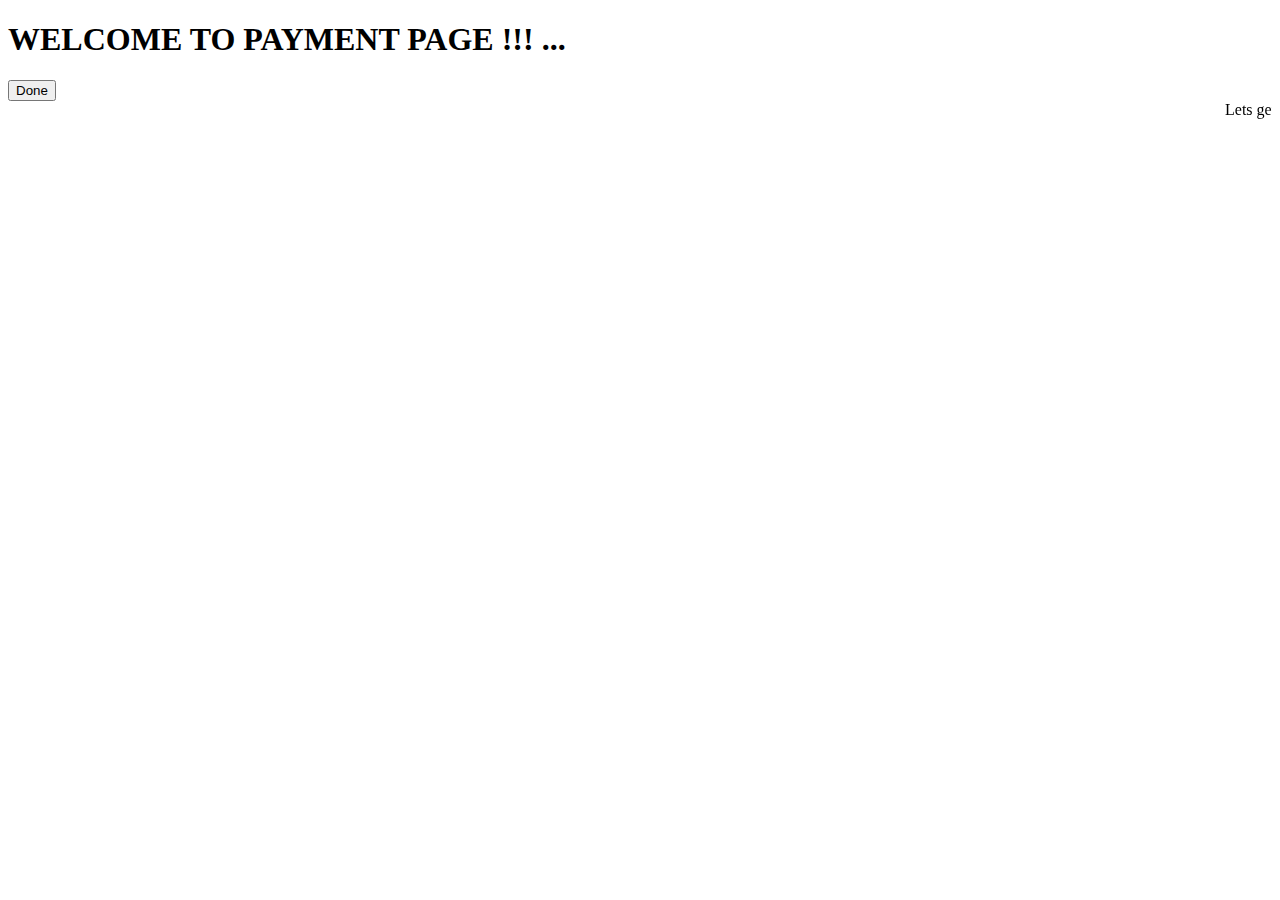
<file: tpPage.html>
<!DOCTYPE html>
<html lang="en">
<head>
    <meta charset="UTF-8">
    <meta http-equiv="X-UA-Compatible" content="IE=edge">
    <meta name="viewport" content="width=device-width, initial-scale=1.0">
    <title>Payment-page</title>
</head>
<body>
    <h1>WELCOME TO PAYMENT PAGE !!! ...</h1>
    <button onclick="redirect()">Done</button>
    <marquee> Lets get to work  Lets get to work  Lets get to work  Lets get to work  </marquee>

    <script src="bookingForm.js"></script>
</body>
</html>
</file>
<file: index.css>
@import url('https://fonts.googleapis.com/css2?family=Inter:wght@700&family=Poppins:wght@400;700&display=swap');
@import url('https://fonts.googleapis.com/css2?family=Roboto:wght@700&display=swap');
@import url('https://fonts.googleapis.com/css2?family=Poppins:wght@300&display=swap');

body{
    margin: 0;
    background-color: white;
    width: 100%;
    height: 100%;
}
/*navbar*/
#brand{
    display: none;
}
#hidden{
    display: none;
}
.navbar {
    display: flex;
    position: relative;
    justify-content: space-between;
    align-items: center;
    padding:  1.4vh;
  }
  .navbar-links {
    height: 100%;
  }
  
  .navbar-links ul {
    display: flex;
    margin: 0;
    padding: 0;
    list-style: none;
    text-decoration: none;
    font-family: 'Inter', sans-serif;
  }
 
  .navbar-links a {
    display: block;
    text-decoration: none;
    color: black;
    padding: 1rem;
    font-size: large;
  }
  .navbar-links li:hover {
    text-decoration : underline 3.5px #192a52;
    text-underline-offset: 1.32vh;
  }
  
  .toggle-button {
    position: absolute;
    top: 15px;
    right: 1rem;
    display: none;
    flex-direction: column;
    justify-content: space-between;
    width: 30px;
    height: 21px;
  }
  
  .toggle-button .bar {
    height: 4px;
    width: 100%;
    background-color: black;
    border-radius: 20px;
  }
  
 /*landing page*/
section{
    width: 100%;
   height: 100%;
   font-family: 'Poppins' , sans-serif;
   background-color: #ffffff;
   background-image: url("boat.jpg");
   background-repeat: no-repeat;
  background-size: cover;
}

.container{
    text-align: center;
    padding-top: 22vh;
}
.set{
    text-align: center;
    margin-left: 35.87vh;
    margin-right: 35.87vh;
}
.set p{
    padding-left: 2vh;
    padding-right: 2vh;
}
.container h1{
    font-family: 'Inter', sans-serif;
   font-size: 9.2vh;
   margin-top: -15vh;
}



 /*About us*/

article{ 
    background-image:linear-gradient(to top, #3F99F9 0%,#1C2843 95%);
    color: white;
    text-align: center; 
    padding-right: 16vw;
    padding-left: 16vw;
    height: 100%;
}
article h1{
    padding-top: 16.6vh;
    font-family: 'Inter', sans-serif;
    font-size: 6vh;
}    
article h1:hover{
    text-decoration : underline 5px white;
    text-underline-offset: 20px;
}
h3{
    padding-top: 7vh;
    font-family: 'Poppins', sans-serif;
    font-weight: 700;
    font-size: 7vh;
}
article p{
    padding-top: 7.5vh;
    font-family: 'Poppins', sans-serif;
    font-weight: 400;  
    
} 

/* image section */
.flex-section{
    display: flex;
    flex-direction: row;
}
.image-grid {
    margin-top:16vh;
	--gap: 16px;
	--num-cols: 4;
	--row-height: 300px;

	box-sizing: border-box;
	padding: var(--gap);

	display: grid;
	grid-template-columns: repeat(var(--num-cols), 1fr);
	grid-auto-rows: var(--row-height);
	gap: var(--gap);
}

.image-grid>img {
	width: 100%;
	height: 100%;
	object-fit: cover;
}

.image-grid-col-2 {
	grid-column: span 2;
}

.image-grid-row-2 {
	grid-row: span 2;
}

.img-cont{
    height: 100%;
    width: 50vw;
    padding-top: 27vh;
    margin-left: 6vw;
    margin-right:2.6vw;
} 
.img-cont p{
    font-family:'Poppins', sans-serif;
    font-weight: 400;
    line-height: 2.4vh;
}
.top{
    font-family : 'Inter',sans-serif;
    margin-bottom: 3.2vh;
    font-size: 3vh;
}
ul{
    font-family:'Inter', sans-serif;
    font-weight: 400;
    padding-top: 1.5vh;
    text-decoration: underline 3px black;
    text-underline-offset: 1vh;
} 
li{
    padding-left: 5.7vh;
    list-style-type:none; 
    line-height: 3vh;
} 
.bt-shadow{
    width: 100%;
    margin-top: 4vh;
    margin-left: 2vh;
}
button a{
    text-decoration: none;
}
#t-b{
    color:black;
}
#t-w{
    color: white;
}
.bt-shadow{
   
   box-shadow: 2px 2px 5px black;
   width: 7vw;
}


/* Anything udner 1024px */
@media screen and (max-width: 1024px) {
	.flex-section{
      display: flex;
      flex-direction: column;
    }
    .image-grid {
        margin-top:3rem;
		--num-cols: 2;
		--row-height: 200px;
	}

    .img-cont{
        width:auto;
        margin-top: -5rem;
        margin-bottom: 2rem;
    }
    .top h2{
        font-size: 3vh;
    }
    .img-cont p{
        font-size:2vh;
    }
    .img-cont ul{
        font-size: 2vh;
        font-weight: bold;
    }
    .img-cont li{
        font-size: 2vh;
    }
    .bt-shadow{
        width:26.8vw;
        margin-top: 3vh;
        margin-left:3vw;
    }
}

/* address section */
.add-field{
    height:100%;
    position: relative;
    background: white;
}

.block{
    background-image:linear-gradient(to top, #3F99F9 0%,#1C2843 95%);
    position: absolute;
    top: 50%;
    left: 50%;
    transform: translate(-50%, -50%);
    display: flex;
    border-radius: 50px;
    box-shadow: 5px 5px 14px black;
    padding-right: -7vw;
    padding-left: 1vw;
}
iframe{ 
    width: 50vw;
    height: 68vh;
    margin-top: 4.5vh;
    margin-left: 2.8vw;
    margin-bottom: 4.5vh;
    border-radius: 25px;   
}
.content{
    padding: 18.5vh;
    color:white;
}
.content h1{
    text-align: center;
    font-family:'Poppins', sans-serif;
    font-weight: 700;
    margin-bottom:5vh;
}
.content h4{
    padding-right: 2vw;
}
.content p{
    margin-right: 2vw;
} 

 /*faq-section*/

.faq-sec{
    width: 100%;
    height: 100%;
    background-color: white;
}
.flex{
    display: flex;
} 
 /* Left-side FAQ */
.left{
    padding-top: 35vh;
    margin-left: 3vw;
    padding-right: 2vw;
}
.left h4{
    font-family:'Poppins', sans-serif;
    font-weight: 700;
    font-size: 3.9vh;
    width: 19vw;
}
.left p{
    font-family:'Poppins', sans-serif;
    font-weight: 400;
    font-size: 15.7px;
    width: 23.7vw;
    line-height: 2.5vh;
} 
 button .faq-button{
    text-decoration: none;
    color:white;
}

 /*Right-side faq */
 .right{
    left: 15vw;
 }
 .faqs{
    margin-top: 17.4vh;
    background-color: #1C2843;
    color: white;
    margin-right: 3vw;
    border-radius: 15px;
    margin-bottom: -8.7vh;
    box-shadow: 0px 15px 10px rgba(0, 0, 0, 0.25);
}
.head{
    display: flex;
    flex-wrap: wrap;
    margin-bottom: -2vh;
    padding: 3vh;
}
.cont{
    padding:1.2vh;
    font-family:'Poppins', sans-serif;
    font-weight: 400;
    font-size: 14px;
}
.date{
    margin-left:48.4vw;
    font-family: 'Poppins', sans-serif;
    font-weight: 300;
}

#last{
    margin-bottom: 3vh;
}

 /*Responsive-page*/

@media screen and (max-width:990px)
{  body{
    background-color: white;
}
 /*Navbar*/
 #brand{
    display: block;
    padding-top: 0.3rem;
}
#brand a{
    text-decoration: none;
    color: black;
}
#hidden{
    display: block;
}
 .navbar {
    flex-direction: column;
    align-items: flex-start;
    font-family: 'Inter', sans-serif;
}

.toggle-button {
    display: flex;
}

.navbar-links {
    display: none;
    width: 100%;
    margin-top: 6vh;
}

.navbar-links ul {
    width: 100%;
    flex-direction: column;
}

.navbar-links ul li {
    text-align: center;
}

.navbar-links ul li a {
    padding: .5rem 1rem;
}

.navbar-links.active {
    display: flex;
}
 #hide{
    display: none;
 }
/* landing-page*/
   section{
    background:url("boat.jpg");
    background-repeat: no-repeat;
    background-size: contain;
    background-position: bottom;
   }
    .set{
        text-align: center;
        margin: 3vh;
        padding-left: 6vh;
    }
    .set h1{
        font-size: 10vw;
    }
    
     /*About section*/
     
     article{
       width: auto;
       height: 100%;
     }
     .about h1{
        font-size: 7vw;
        padding-top: 22vh;
     }
     .about h3{
        font-size: 1.5rem;
     }
     article p{
        font-size: 0.7rem;
     }

    /*Address-section*/
    .add-field{
        background: none;
    }
    .block{
       background: none;
       margin-top: 8rem;
       border-radius: 0;
       display: flex;
       flex-direction: column;
       background: linear-gradient(to top, #3F99F9 0%,#1C2843 95%);
       width: 100%;
    }
    iframe{
        margin-top: 10vh;
        width: 70vw;
        height:50vh;
        margin-left: 15vw;
    }
    .content{
        margin-top: -15vh;
        margin-left:-5.44rem;
        margin-bottom : -15vh;
    }
  .content h1{
    width:100%;
    font-size:larger;
    margin-left:3.2rem;    
  }
    /*faq-sec*/
    .faq-sec{
        display: none;
    }
    /* Faq 
    .faq-sec{
        width:auto;
        height:auto;
        margin-top:-12vh;
    }
    .flex{
        display: flex;
        flex-direction : column;
    }
    .left h4{
        width:50vh;
        margin-left:8vh;
    }
    .left p{
        width:60vh;
        top:3vh;
        margin-left: 8vh;
    }
    button{
        margin-top:2.7vh;
        margin-left:8vh;
    } */

    /*FAQ-questions*/
    
   /* .right{
        margin-top:-8vh;
        margin-left: 10vh;
    }
    .faqs{
        width:80vh;
    }
    .date{
        display: none;
    }
   #last{
    margin-bottom: 6vh;
   }*/
    
}
</file>
<file: style.css>
@import url('https://fonts.googleapis.com/css2?family=Poppins:wght@500&display=swap');

        * {
            margin: 0;
            padding: 0;
            box-sizing: border-box;

            font-family: 'Poppins', sans-serif;
        }

        .head {
            margin-bottom: 6%;

        }

        section {
            position: relative;
            width: 100%;
            height: 100vh;
            display: flex;
        }

        section .imgbx {
            position: relative;
            width: 50vw;
            height: 100vh;
        }

        section .imgbx img {
            position: absolute;
            top: 0;
            left: 0;
            width: 50vw;
            height: 100vh;
            object-fit: cover;
        }

        section .contentbx {
            display: flex;
            width: 50%;
            height: 100vh;
            justify-content: center;
            align-items: center;
        }

        section .contentbx .formbx {
            margin: 10%;
        }

        section .contentbx .formbx .inputbx {
            margin-bottom: 2vh;
        }

        section .contentbx .formbx label p {
            font-size: 4vh;
        }

        section .contentbx .formbx label h2 {
            margin-top: 0px;
            margin-bottom: 1vh;
        }
        
        .error{
            color: red; 
            font-size:small;
            margin-bottom: 6px;
        }        
        #boat-name {
            font-size: 7vh;
            font-weight: bolder;
        }

        .label-name {
            font-weight: 800;
            color: #8A8484;
        }

        #details {
            color: #8A8484;
            font-weight: 600;
            font-size: 3vh;
            font-weight: bolder;
            margin-top: -3%;
        }
        .email-form{
            display: flex;
        }
        .inputbx {
                border: 1px #ccc;
                border-radius: 1vh;
                box-shadow: 0px 0px 6px;
            padding: 1.5vh;
            width: 100%;
        }

        .field {
            display: flex;
        }

        .field input {
            margin-right: 2%;
        }

        input[type=number]::-webkit-inner-spin-button,
        input[type=number]::-webkit-outer-spin-button {
            -webkit-appearance: none;
            margin: 0;
        }

        .btn {
            background: #152238;
            border: none;
            color: white;
            padding: 3% 10%;
            text-align: center;
            text-decoration: none;
            font-weight: 850;
            display: inline-block;
            font-size: 20px;
            cursor: pointer;
            border-radius: 25px;
            margin-top: 0;

        }

        .btn-flex {
            display: flex;
            justify-content: center;
            align-items: center;
        }
   
         /* email-verification field */
        .verify-email{
             display:flex;
             flex-direction: row;
         }
        .verify{
            background: #152238;
            border: none;
            border-radius: 25px;
            color: white;
            padding: 3%;
            text-align: center;
            text-decoration: none;
            font-size: 1.4rem;
            cursor: pointer;
            width: 12vw;
            margin-top:-2vh;
            margin-left: 200px;
            align-items: center;
        }
       /* duration field */
       select{
        margin-right: 10.7px;
       }
@media screen and (max-width:720px){
     section{
        margin-top:-1.2rem;
        flex-direction: column;
        height:auto;
        margin-left: 27vw;
     } 
    .imgbx{
        margin-top:-190px;
        width: 100%;
    }
    img{
        max-width: 300vh;
        max-height: 400vh;
    }
    .form-img{
        transform: rotate(-90deg);
        width:100%;
     }
   /*Content-box*/
    /* .contentbx{
      margin-top:-30vh;
    } */
     /*HEading-name*/
     #boat-name {
        margin-top: -150px;
        margin-left: 20px;
        font-size:2rem;
     }

     #details{
        margin-left: 25px;
     }

     .booking-details{
        margin-top: -50px;
        margin-left: 20px;
     }
    .verify-email{
        flex-direction: column;
    }
    .verify{
        border-radius:5px;
        width:22vw;
        margin-top:0.78vh;
    }

    /*book now button*/
    .btn-flex{
        margin-top:2vh;
    }

    /* Name-fields */
    #name-fields{
        display: flex;
        flex-direction: column;
        flex-wrap: wrap;
        justify-content: start;
    }

    /* #plan-mobile{
        display: flex;
        flex-direction: column;
    } */
}

@media screen and (max-width: 300px){
    .imgbx{
        display: none;
    }

    .contentbx{
        margin-top: 250px;
        margin-left: 20px;
    }
}
</file>
<file: faqcsss.css>
@import url('https://fonts.googleapis.com/css2?family=Inter:wght@700&family=Poppins:wght@400;700&display=swap');
@import url('https://fonts.googleapis.com/css2?family=Roboto:wght@700&display=swap');
@import url('https://fonts.googleapis.com/css2?family=Poppins:wght@300&display=swap');
body{
    background:white;
}
/*navbar*/ 
#brand{
    display: none;
}
.navbar {
    display: flex;
    position: relative;
    justify-content: space-between;
    align-items: center;
    padding:  1.4vh;
  }
  .navbar-links {
    height: 100%;
  }
  
  .navbar-links ul {
    display: flex;
    margin: 0;
    padding: 0;
    list-style: none;
    text-decoration: none;
    font-family: 'Inter', sans-serif;
  }
 
  .navbar-links a {
    display: block;
    text-decoration: none;
    color: black;
    padding: 1rem;
    font-size: large;
  }
  .navbar-links li:hover {
    text-decoration : underline 3.5px #192a52;
    text-underline-offset: 1.32vh;
  }
  
  .toggle-button {
    float: right;
    position: absolute;
    top: 1.2rem;
    right: 1rem;
    display: none;
    flex-direction: column;
    justify-content: space-between;
    width: 25px;
    height: 16px;
  }
  
  .toggle-button .bar {
    height: 3px;
    width: 100%;
    background-color: black;
    border-radius: 15px;
  }

/*Faq-section*/
.faq-sec{
    width: 100%;
    height: 100%;
    background-color: white;
}
.flex{
    display: flex;
} 
 /* Left-side FAQ */
.left{
    padding-top: 35vh;
    margin-left: 3vw;
    padding-right: 2vw;
}
.left h4{
    font-family:'Poppins', sans-serif;
    font-weight: 700;
    font-size: 3.9vh;
    width: 19vw;
}
.left p{
    font-family:'Poppins', sans-serif;
    font-weight: 400;
    font-size: 15.7px;
    width: 23.7vw;
    line-height: 2.5vh;
} 

button a{
    text-decoration: none;
    color: white;
}

 /*Right-side faq */
 .right{
    left: 15vw;
 }
 .faqs{
    margin-top: 17.4vh;
    background-color: #1C2843;
    color: white;
    margin-right: 3vw;
    border-radius: 15px;
    margin-bottom: -8.7vh;
    box-shadow: 0px 15px 10px rgba(0, 0, 0, 0.25);
}
.head{
    display: flex;
    flex-wrap: wrap;
    margin-bottom: -2vh;
    padding: 3vh;
}
.cont{
    padding:1.2vh;
    font-family:'Poppins', sans-serif;
    font-weight: 400;
    font-size: 14px;
}
.date{
    margin-left:48.4vw;
    font-family: 'Poppins', sans-serif;
    font-weight: 300;
}

#last{
    margin-bottom: 3vh;
} 

@media screen and (max-width:990px){
    /*Navbar*/
    #brand{
        display: block;
        padding-top: 0.1rem;
    }
    #brand a{
        text-decoration: none;
        color: black;
    }
     .navbar {
        display: block; 
        flex-direction: column;
        align-items: flex-start;
        font-family: 'Inter', sans-serif;
    }
    
    .toggle-button {
        display: flex;
    }
    
    .navbar-links {
        display: none;
        width: 100%;
        margin-top: 6vh;
    }
    
    .navbar-links ul {
        width: 100%;
        flex-direction: column;
    }
    
    .navbar-links ul li {
        text-align: center;
    }
    
    .navbar-links ul li a {
        padding: .5rem 1rem;
    }
    
    .navbar-links.active {
        display: flex;
    }

    /* Faq */
    .faq-sec{
        width:100%;
        margin-top:2rem;
    }
    .flex{
        display: flex;
        flex-direction : column;
    }
    .left{
        padding-top: 2.7rem;
        margin-left:-1.89vh;
        width:75.7vw;
    }
    .left h4{
        width:75.7vw;
        margin-left:8vh;
    }
    .left p{
        width:75.7vw;
        top:3vh;
        margin-left: 8vh;
    }
    .btn{
       /* margin-top:2.7vh;
        margin-left:8vh; */
     display: none;
    } 

    /*FAQ-questions*/
    
    .right{
        margin-top:-15vh;
        position: static;
        
    }
    .faqs{
        width:75.7vw;
        text-align: center;
        margin-left: 12.5vw;
    }
    .date{
        display: none;
    }
   #last{
    margin-bottom: 6vh;
   }

}
</file>
<file: style_create.css>
@import url('https://fonts.googleapis.com/css2?family=Poppins:wght@500&display=swap');
*{
    margin:0;
    padding: 0;
    
    box-sizing: border-box;
    font-family: 'Poppins', sans-serif;
}
.input-field::placeholder{
    color: grey;
    letter-spacing: 0.1vb;
    font-weight: 600;
}
.container{
    width: 100%;
    height: 100vh;
    background: #011443;
    display: flex;
    align-items: center;
    justify-content: center;
    padding: 5%;
}

.signup-box{
    display: flex;
    align-items: center;
    width: 90%;
    height: 100%;
    background-color: transparent;
    flex-wrap: wrap;
}

.col-1, .col-2{
    flex-basis: 50%;
    flex-grow: 1;
}

.col-2 img{
    width: 100%;
    height: 80vh;
    display: block;
    border-radius: 0 50px 50px 0;

}
.col-1{
    padding: 3% 5%;
    color: #000000;
    height: 80vh;
    background-color: #fff;
    border-radius: 50px 0px 0px 50px;
}
.header{
    margin-top: -2vh;
}
.col-1 h5{
    color: grey;
    letter-spacing: 0.1vb;
    font-weight: 600;
}

.detail_fields{
    padding-top: 7%;
}
.fields{
    font-weight: 800;
}


.input-field{
    padding: 5px;
    border-radius: 4px;
    border: 1px none;
    box-shadow: 2px 2px 8px 3px rgba(0, 0, 0, 0.2);
    outline: none;
    display: block;
    width: 100%;
    margin: 5px 0 10px;
    text-align: left;
}

.col-1 .des_field{
    padding-bottom: 12vh;
}
.col-1 span{
    display: flex;
    flex-direction: row;
    width: 100%;
}
.duration_field{
    margin-left: 1vw;
}
.btn_span{
    padding-top: 0%;
}
.col-1 .btn-1{
    padding: 5px;
    border-radius: 4px;
    border: 1px;
    box-shadow: 0 0 5px rgba(0, 0, 0, 2);
    outline: none;
    display: block;
    width: 40%;
    height: 6vh;
    border-radius: 20px;
    margin-top: 5%;
    background: #011443;
    color: #fff;
    cursor: pointer;
    font-size: 1.1rem;
    font-weight: bold;
    letter-spacing: 0.2vb;
}
.btn-1:hover{
    background-color: #fff;
    color: #011443;
    border: 2px solid #011443;
}
.col-1 .btn-2{
    padding: 5px;
    border-radius: 4px;
    border: 2px solid #011443;
    box-shadow: 0 0 5px rgba(0, 0, 0, 2);
    outline: none;
    display: block;
    width: 40%;
    height: 6vh;
    border-radius: 20px;
    /* margin: 18px 0 10px 10px; */
    margin-top: 5%;
    margin-left: 10%;
    background: #fff;
    color: #011443;
    font-size: 1.1rem;
    font-weight: bold;
    letter-spacing: 0.2vb;
    cursor: pointer;
}
.btn-2:hover{
    background-color: #011443;
    color: #fff;
}
.img_btn{
    position: relative;
    padding: 5px;
    border-radius: 4px;
    border: 3px solid #ffffff;
    width: 20%;
    height: 7vh;
    border-radius: 20px;
    top: -43vh;
    margin-left: 68%;
    background-color: transparent;
    color: #ffffff;
    font-size: 1.1rem;
    font-weight: bold;
    letter-spacing: 0.2vb;
    cursor: pointer;
    
}
.img_btn:hover{
    background-color: #ffffff;
    color: #011443;
}

@media screen and (min-width: 1400px) {
    .container{
        width: 100%;
        height: 100vh;
        padding-top: 6%;
    }
    .col-1{
        padding: 5% 5%;
        height: 75vh;
    }
    .col-2 img{
        height: 75vh;
        display: block;
    }
    .detail_fields{
        padding-top: 8%;
    }
    .btn_span{
        padding-top: 7%;
        justify-content: center;
    }
    .col-1 .btn-1{
        padding: 8px;
        width: 30%;
    }
    /* .btn-1:hover{
        background-color: #fff;
        color: #011443;
        border: 2px solid #011443;
    } */
    .col-1 .btn-2{
        padding: 5px;
        width: 30%;
        border-radius: 20px;
        margin-left: 4%;
    }
    
    .img_btn{
        top: -40vh;
        left: -2%;
    }
}
</file>
<file: style_dash.css>
*{
    font-family: 'open sans', sans-serif;
    margin: 0;
    padding: 0;
    box-sizing: border-box;
}

html {
	overflow-x: hidden;
}

body{
    background:  #011443;
    ;
    overflow-x: hidden;
}

a{
    text-decoration: none;
}

li{
    list-style: none;
}



/*SIDEBAR */
#sidebar{
    position: fixed;
    width: 260px;
    top: 0;
    left: 0;
    height: 100%;
    
}
#sidebar .brand{
    font-size: 2rem;
    display: flex;
    justify-content: center;
    height: 10vh;
    font-weight: 700;
    color: #ffffff;
    margin-top: 6vh;
    margin-bottom: 15vh;
    margin-left: 2rem;
}

#sidebar .icon {
    min-width: 5vw;
    display: flex;
    justify-content: center;
    align-items: center;
}
#sidebar .icon-right{
    margin-left: auto;
}
 
#sidebar .side-menu{
    margin: 36px 0;
    padding: 0 20px;
}
#sidebar .side-menu a{
    display: flex;
    align-items: center;
    font-size: 14px;
    color: #ffffff;
    transition: all ,3s ease;
    padding: 12px 16px 12px 0;
    border-radius: 10px;
    margin: 4px 0;
    
}

#sidebar .dvd{
    margin-top: 35px;
}

#sidebar .side-menu a:hover{
    background: #ffffff;
    color: #011443;
    transition: 0.5s;
}

#sidebar .divider{
    margin-top: 2vh;
    margin-left: 2vw;
    font-size: 1rem;
    font-weight: 700;
    color: #aaaaaa;
}
/*SIDEBAR */
/*MAIN */
.center{
    position: absolute;
    top: 8%;
    left: 20%;
    /* width: 1300px; */
    width: 85%;
    height: 85vh;
    background: white;
    border-radius: 60px;
    box-shadow: 0 0 5px rgba(0, 0, 0, 2);
}

main {
	width: 100%;
	padding: 55px 20px 20px 55px;
}
main .title {
	font-size: 3rem;
	font-weight: 900;
	margin-bottom: 4vh;
    color: #011443;
}

main .active{
    width: 25%;
    margin-left: 54vw;
    margin-top: -14vh;
    font-size: 1.4rem;
    padding: 2% 3%;
    display: block;
    border: 1px solid transparent;
    font-weight: 300;
    border-radius: 10px;
}

main .active{
    background-color: #011443;
    color: #ffffff;
    border-color: #ffffff;
}

main .Packages{
    font-size: 1.6rem;
    font-weight: 900;
    color: #011443;
    margin-left: 70vh;
    margin-top: 1vh;
}

main .table{
    position: absolute;
    width: 27%;
    left: 65%;
    top: 32%;
    border-collapse: collapse;
    border-color: #011443;
    background-color: #011443;
    border-radius: 25px;
    color: #ffffff;
    font-size: 1.2rem;
}
main .tr{
    transition: all .2s ease-in;
    cursor: pointer;
}

main .th,td{
    padding: 12px;
    text-align: left;
    border-left: 1px solid #ffffff;
    border-bottom: 1px solid #ffffff;
}

main .graph{
    width: 50%;
    margin-left: 5%;
    margin-top: 1%;
    display: flex;
}

@media (max-width: 700px){
    #sidebar .brand{
        font-size: 1.5rem;
        display: flex;
        justify-content:center;
        font-weight: 500;
        margin-top: 2vh;
    }
    .center{
        left: 0%;
        width: 100%;
        height: 120%;
        border-radius: 35px 35px 0px 0px;
    }
    main .title {
        font-size: 1.7rem;
        font-weight: 900;
        margin-left: -15%;
        margin-top: -8%;
    }
    main .active{
        width: 100%;
        margin-left: -1rem;
        margin-top: 3rem;
    }
    main .Packages{
        font-size: 1rem;
        margin-left: -6vh;
        margin-top: -20vh;
    }
    main .graph{
        margin-left: -17%;
        margin-top: 50%;
        display: flex;
        width: 100%;

    }
    main .table{
        position: absolute;
        left: 5%;
        top: 70vh;
        width: 90%;
    }
}
/*MAIN */

@media screen and (min-width: 1400px){
    #sidebar .brand{
        font-size: 2.3rem;
        height: 8vh;
        margin-top: 8vh;
        margin-bottom: 15vh;
        margin-left: 5vw;
    }
    #sidebar .icon {
        min-width: 5vw;
    }     
    #sidebar .side-menu{
        margin: 15vh 0;
        padding: 0 4vh;
    }
    #sidebar .side-menu a{
        font-size: 0.9rem;
        transition: all ,2s ease;
        padding: 3vh 1vw 2vh 0;
    }
    #sidebar .dvd{
        margin-top: 2vh;
    }
    #sidebar .side-menu a:hover{
        background: #ffffff;
    }
    
    .center{
        width: 85%;
        height: 85vh;
    }
    main .title {
        font-size: 3.4rem;
        margin-bottom: 5vh;
    }
    main .active{
        font-size: 1.6rem;
    }    
    main .Packages{
        font-size: 2rem;
        margin-left: 60vh;
        margin-top: 2vh;
    }
    main .table{
        width: 30%;
        height: 50%;
        left: 62%;
        top: 32%;
        font-size: 1.2rem;
    }
    main .graph{
        width: 50%;
        margin-left: 5%;
        margin-top: 4%;
        display: flex;
    }
    
}
</file>
<file: style_email.css>
.input-field::placeholder{
    color: grey;
    letter-spacing: 0.1vb;
    font-weight: 600;
}
.input-field{
    padding: 5px;
    border-radius: 4px;
    border: 1px none;
    box-shadow: 2px 2px 8px 3px rgba(0, 0, 0, 0.2);
    outline: none;
    display: block;
    width: 50%;
    margin: 5px 0 10px;
    text-align: left;
}

.btn-1:hover{
    background-color: #fff;
    color: #011443;
    border: 2px solid #011443;
}

.btn-1{
    padding: 5px;
    border-radius: 4px;
    border: 1px;
    box-shadow: 0 0 5px rgba(0, 0, 0, 2);
    outline: none;
    display: block;
    width: 20%;
    height: 6vh;
    border-radius: 20px;
    margin-top: 5%;
    background: #011443;
    color: #fff;
    cursor: pointer;
    font-size: 1.1rem;
    font-weight: bold;
    letter-spacing: 0.2vb;
}
</file>
<file: style_res.css>
*{
    font-family: 'open sans', sans-serif;
    margin: 0;
    padding: 0;
    box-sizing: border-box;
}

html {
	overflow-x: hidden;
}

body{
    background:  #011443;
    ;
    overflow-x: hidden;
}

a{
    text-decoration: none;
}

li{
    list-style: none;
}



/*SIDEBAR */
#sidebar{
    position: fixed;
    width: 260px;
    top: 0;
    left: 0;
    height: 100%;
    
}
#sidebar .brand{
    font-size: 2rem;
    display: flex;
    justify-content: center;
    height: 10vh;
    font-weight: 700;
    color: #ffffff;
    margin-top: 6vh;
    margin-bottom: 15vh;
    margin-left: 2rem;
}

#sidebar .icon {
    min-width: 5vw;
    display: flex;
    justify-content: center;
    align-items: center;
}
#sidebar .icon-right{
    margin-left: auto;
}
 
#sidebar .side-menu{
    margin: 36px 0;
    padding: 0 20px;
}
#sidebar .side-menu a{
    display: flex;
    align-items: center;
    font-size: 14px;
    color: #ffffff;
    transition: all ,3s ease;
    padding: 12px 16px 12px 0;
    border-radius: 10px;
    margin: 4px 0;
    
}

#sidebar .dvd{
    margin-top: 35px;
}

#sidebar .side-menu a:hover{
    background: #ffffff;
    color: #011443;
    transition: 0.5s;
}

#sidebar .divider{
    margin-top: 2vh;
    margin-left: 2vw;
    font-size: 1rem;
    font-weight: 700;
    color: #aaaaaa;
}
/*SIDEBAR */
/*MAIN */
.center{
    position: absolute;
    top: 8%;
    left: 20%;
    /* width: 1300px; */
    width: 85%;
    height: 85vh;
    background: white;
    border-radius: 60px;
    box-shadow: 0 0 5px rgba(0, 0, 0, 2);
}



@media (max-width: 700px){
    #sidebar .brand{
        font-size: 1.5rem;
        display: flex;
        justify-content:center;
        font-weight: 500;
        margin-top: 2vh;
    }
    .center{
        left: 0%;
        width: 100%;
        height: 120%;
        border-radius: 35px 35px 0px 0px;
    }
}
/*MAIN */

@media screen and (min-width: 1400px){
    #sidebar .brand{
        font-size: 2.3rem;
        height: 8vh;
        margin-top: 8vh;
        margin-bottom: 15vh;
        margin-left: 5vw;
    }
    #sidebar .icon {
        min-width: 5vw;
    }     
    #sidebar .side-menu{
        margin: 15vh 0;
        padding: 0 4vh;
    }
    #sidebar .side-menu a{
        font-size: 0.9rem;
        transition: all ,2s ease;
        padding: 3vh 1vw 2vh 0;
    }
    #sidebar .dvd{
        margin-top: 2vh;
    }
    #sidebar .side-menu a:hover{
        background: #ffffff;
    }
    
    .center{
        width: 85%;
        height: 85vh;
    }
    
}

.table-container{
    padding: 0 10%;
    margin: 60px auto 10px;
}

.heading{
    font-size: 45px;
    text-align: left;
    color: #000;
    margin-bottom: 20px;
    font-weight: bold;
}

.table{
    width: 100%;
    border-collapse: collapse;
}


.table thead tr th{
    font-size: large;
    font-weight: 700;
    letter-spacing: 0.35px;
    color: #000000;
    opacity: 1;
    padding: 12px;
    vertical-align: top;
    border: 1px solid transparent;
}

.table tbody tr td{
     font-size: medium;
     letter-spacing: 0.35px;
     font-weight: 500;
     color: #000000;
     padding: 5px;
     text-align: center;
     border: 1px solid transparent;
}

.table tbody tr td .btn{
    width: 130px;
    text-decoration: none;
    line-height: 35px;
    display: block;
    background-color: #011443;
    font-weight: medium;
    color: #ffffff;
    text-align: center;
    vertical-align: middle;
    user-select: none;
    border: 1px solid transparent;
    font-size: 14px;
    opacity: 1;
    
}

@media(max-width: 768px){
    .table thead{
        display: none;
    }
    .table, .table tbody,.table tr,.table td{
        display: block;
        width: 100%;
    }
    .table tr{
        margin-bottom: 15px;
    }
    .table tbody tr td{
        text-align: right;
        padding-left: 50%;
        position: relative;
    }
    .table td::before{
        content: attr(data-label);
        position: absolute;
        left: 0;
        width: 50%;
        padding-left: 15px;
        font-weight: 600;
        font-size: 14px;
        text-align: left;
    }
}
</file>
<file: service.css>
@import url('https://fonts.googleapis.com/css2?family=Inter:wght@700&family=Poppins:wght@400;700&display=swap');
@import url('https://fonts.googleapis.com/css2?family=Roboto:wght@700&display=swap');
@import url('https://fonts.googleapis.com/css2?family=Poppins:wght@300&display=swap');


body{
    margin: 0;
    background:white;
}

/*---Section-service main page----*/
section{
    width: 100%;
    height: 100%;
    background:url("wave.png");
    background-size: 100% 100%;
    background-repeat: no-repeat;
    background-position-y: -10vh;
}

/*navbar*/
#brand{
    display: none;
}
#hidden{
    display: none;
}
.navbar {
    background-color:none;
    display: flex;
    position: relative;
    justify-content: space-between;
    align-items: center;
    padding:  1.4vh;
  }
  .navbar-links {
    height: 100%;
  }
  
  .navbar-links ul {
    display: flex;
    margin: 0;
    padding: 0;
    list-style: none;
    text-decoration: none;
    font-family: 'Inter', sans-serif;
  }
 
  .navbar-links a {
    display: block;
    text-decoration: none;
    color: white;
    padding: 1rem;
    font-size: large;
  }
  .navbar-links li:hover {
    text-decoration : underline 3.5px white;
    text-underline-offset: 1.32vh;
  }
  
  .toggle-button {
    position: absolute;
    top: 17px;
    display: none;
    flex-direction: column;
    justify-content: space-between;
    width: 30px;
    height: 21px;
  }
  
  .toggle-button .bar1{
    height: 4px;
    width: 100%;
    margin-left:90.6vw;
    background-color: white;
    border-radius: 10px;
  }

/*-----------card-design----------------*/
.img1 {
    filter: drop-shadow( 5px 5px 5px black);
    width: 25vw;
    position: relative;
    left: 30vw;
    margin-top: 10vh;
    transform: rotate(-15deg);
    z-index: 4;
    
  }
  
  .img2 {
    filter: drop-shadow(5px 5px 10px black);
    width: 25vw;
    top: -5.7vh;
    position: relative;
    left: 20vw;
  }
  .img1:hover{
    filter: drop-shadow( 5px 5px 10px white);
  }
  .img2:hover{
    filter: drop-shadow( 5px 5px 5px white);
  }
/*-----------Steps-Bar----------------*/
.bar-sec{
    width:100%;
    height:10%;
    margin-top: 8vh;
}
.bar{
    line-height: 0;
    border-radius: 200px;
    background-color: white;
    height: fit-content;
    bottom: 80vh;
    width: 70vw;
    margin-left: 15vw;
    margin-right: 2vw;
    filter: drop-shadow(5px 5px 30px #a4a1a1);
}
.head{
    display: flex;
    flex-direction: row;
    justify-content: space-evenly;
    font-family: "Inter", sans-serif;
    font-size: 18px;
    padding-top: 0.25rem;
}
.head:hover{
  text-decoration: underline;
}
.below{
    display: flex;
    flex-direction: row;
    font-size: 18px;
    justify-content: space-evenly;
    padding-bottom: 0.25rem;
    width: 100%;
}
.below:hover{
    color:#a4a1a1;
}
.circle {
    border-radius: 100%;
    height: 4em;
    width: 4em;
    float: right;
    background: linear-gradient(222.15deg, #588FDA 28.76%, rgba(104, 163, 244, 0) 109.88%);
    margin-top: -4.58rem;
    margin-right: 9px;
}

.circle:hover{
  background: linear-gradient(222.15deg, #0d2ff1 28.76%, rgba(119, 110, 216, 0) 109.88%);;
}

/*Card-carousel*/
.direction{
    text-align: center;
}
.direction button{
    font-family: cursive;
    font-weight: bold;
    background-color: black;
    color: white;
    border:none;
    width:50px;
    height:50px;
    border-radius: 50%;
    transition: 0.5s;
    margin:0 10px;
}
.direction button:hover{
    background: rgb(40, 39, 39);
    color: rgb(206, 204, 204);
}
.item{
    border-radius: 15px;
    width:300px;
    height:500px;
    background: url("cardpic.png");
    background-size: cover;
    overflow: hidden;
    transition: 0.5s;
    margin:10px;
    scroll-snap-align: start;
}
/* .backdrop-blur{
  backdrop-filter: blur(7px);
}
.backdrop-blur-none{
  backdrop-filter: none;
} */
#list{
    display: flex;
    width:max-content;
}
#formList{
    width:1280px;
    max-width: 100%;
    overflow: auto;
    margin:100px auto 50px;
    scroll-behavior: smooth;
    scroll-snap-type: both;
}
#formList::-webkit-scrollbar{
    display: none;
}


/*Contents-in-cards*/
.item h2{
    margin-top: 3rem;
    text-align: center;
    font-family: 'Poppins' , sans-serif;
}
.item .content{
    padding:30px;
    font-family: monospace;
}

 .d-button{
    width: 6rem;
 }
 .content button{
    margin-bottom: 0;
    margin-left: 1.3rem;
    text-decoration: none;
    border-color: none;
    background: none;
    border-radius:5px;
    cursor: pointer;
    width: 93px;
    height: 5vh;
    font-family: "Poppins" , sans-serif;
  }
  .content button:hover{
    background-color: black;
    color:white;
  }

  .description {
    display: none;
    margin-top: 4.9rem;
    margin-right:2vw;
  }
  
  .description p {
    color: white; 
    width:16rem;
    font-size: 0.8rem;
    font-family: 'Poppins', sans-serif;  
    font-weight: 700;
  }
  
  .sepc-d{
    margin-bottom : -1.98vh;
  }

  table {
    width: 100%;
    margin-top: 9.6rem;
    color: white;
    margin-left: 30px;
    font-size: 15px;
    font-family: "Poppins", sans-serif;
    font-weight: 700;
  }
  
  td {
    padding: 0.6vh;
    width: 80vw;

  }
 

  /*--------Book button--------*/
  .book-boat{
    margin-left: 120px;
    text-decoration: none;
    border: none;
    color: white;
    background: rgb(1, 10, 36);
    border-radius:100%;
    cursor: pointer;
    width: 60px;
    height: 60px;
  }

  .special-btn{
    margin-top:1.97rem;
  }
 /*--Footer---*/
  footer {
  position: relative;
  margin-top: 8vh;
  background: linear-gradient(90.14deg, #223B61 3.66%, rgba(63, 153, 249, 0.473958) 91.56%);
  height: 5vh;
  width: 100%;
  bottom: 0px;
}
  

  /*Responsive media querey*/
  @media screen and (max-width: 1024px){
    .item{
        width: calc(87vw -37vw);
        background-size: cover;
        margin:25px;
    }
    
  .content{
    margin: 25px 25px 25px -30px;
    width:100%;
    font-family: monospace;
    text-align: center;
}
   
   .content button{
    width: 93px;
   }
   
   table{
    margin-left: 5px;
    margin-top: 93px;
   }
   .description{
    width:100%;
    margin-bottom: -40px;
   }
   .description p{
    margin-left:20px;
   }
   .sepc-d{
      margin-bottom: -59.6px;
   }

   /*----step-bar----*/
   .bar{
    width: 87vw;
    margin-left: 7vw;
   }
   .head p{
    font-size: 2vh;
    padding: 0.8vw;
}
   .below p{
    font-size: 2.3vh;
    margin-top:1vh;
   }
   .circle{
    display: none;
   }
 
}



  
  @media screen and (max-width:770px) {
    
        /*Navbar*/
 #brand{
  display: block;
  margin-top: 13.7px;
  margin-left: 1rem;
  font-size: 2.5vh;
}
#brand a{
  text-decoration: none;
  color: white;
}
#hidden{
  display: block;
}
.navbar {
  flex-direction: column;
  align-items: flex-start;
  font-family: 'Inter', sans-serif;
  height: 100%;
}

.toggle-button {
  display: flex;
  width: 28px;
  height: 20px;
  margin-right:7vh;
}
.navbar-links {
  display: none;
  width: 100%;
  margin-top: 6vh;
}

.navbar-links ul {
  width: 100%;
  flex-direction: column;
}

.navbar-links ul li {
  text-align: center;
}

.navbar-links ul li a {
  padding: .5rem 1rem;
}

.navbar-links.active {
  display: flex;
}
#hide{
  display: none;
}

    /*svg image*/
    section{
        width: 100%;
        height: 100%;
    }
    /*-----------card-design----------------*/
.img1 {
    filter: drop-shadow( 5px 5px 5px black);
    width: 50vw;
    left: 7vw;
    margin-top: 13vh;    
  }
.img2 {
    filter: drop-shadow(5px 5px 5px black);
    width: 37vw;
    margin-top: 13vh;
    left: -1rem;
    z-index: 1;
  }
  .img1,.img2:hover{
    filter: drop-shadow( 5px 5px 5px black);
  }

    /*-----step-bar----*/
    .bar{
        border-radius: 25px;
        width: 50vw;
        height: 100%;
        display: flex;
        flex-direction: row;
        text-align: center;
        margin-left: 30vw;
    }
    .head{
        display: flex;
        flex-direction: column;        
    }

    .head p{
        width:40vw;
        font-size: 1rem;

    }
    .below{
        display: none;
    }
    .circle {
      display: block;
        height: 27.3vh;
        width: 80px;
        border-radius: 25px;
        margin-top: 7px;
        margin-left: -10px;
        margin-right:8px;
        margin-bottom: 7px;
      }
    
    /*------card-carousel--------*/
    .item{
        width: calc(130vw / 3);
        background-size:cover;
     }
     .direction{
         display: none;
     }
     .book-boat{
      margin-left: 19.58vw;
     }
     .description p{
      margin-left: 38px;
     }
   }

  @media screen and (max-width: 680px){
      /*------card-carousel--------*/
      .item{
        width: calc(150vw / 3);
     }

     .description p{
      margin-left:40px;
      text-align: left;
     }
  }

  @media screen and (max-width: 598px){
    /*------card-carousel--------*/
    .item{
      width: calc(126vw / 2);
   }
   .content .description{
    width:fit-content;
   }
   .description p{
    margin-left:9vw;
    margin-right: -20px;
    text-align: center;
   }
   .book-boat{
    margin-left: 28vw;
   }
}

@media screen and (max-width: 453px){
 
  .toggle-button .bar1{
    margin-left:88vw;
  }

  .item{
    width: calc(76vw / 1);
 } 
 .content{
  width:100%;
 }
 .description{
  margin-top: 67px;
  margin-left: -13px;
 }
 .description p{
  margin-left: 40px;
 }
 .book-boat{
  margin-left: 33vw;
 }
}

@media screen and (max-width:379px){

  .toggle-button .bar1{
    margin-left:84vw;
  }
   
  .bar{
    margin-left: 28vw;
  }
  .head p{
     font-size:13px;
  }

  .item{
    width: calc(89vw / 1.1);
 }
 table{
  margin-left: -0.3vw;
 }
 
 .description p {
  margin-left:26px ;
 }
 .book-boat{
  margin-left: 32vw;
 }
}

@media screen and (max-width:321px){
  .bar{
    width:60vw;
    margin-left: 23vw;
  }
  .head{
    padding-right:10px;
  }
  .head p{
    font-size: 11px;
  }
  .toggle-button .bar1{
    margin-left:80vw;
  }

  .item{
    width:calc(92.78vw/1);
  }
   .book-boat{
    margin-left:39vw;
   }
}
</file>
